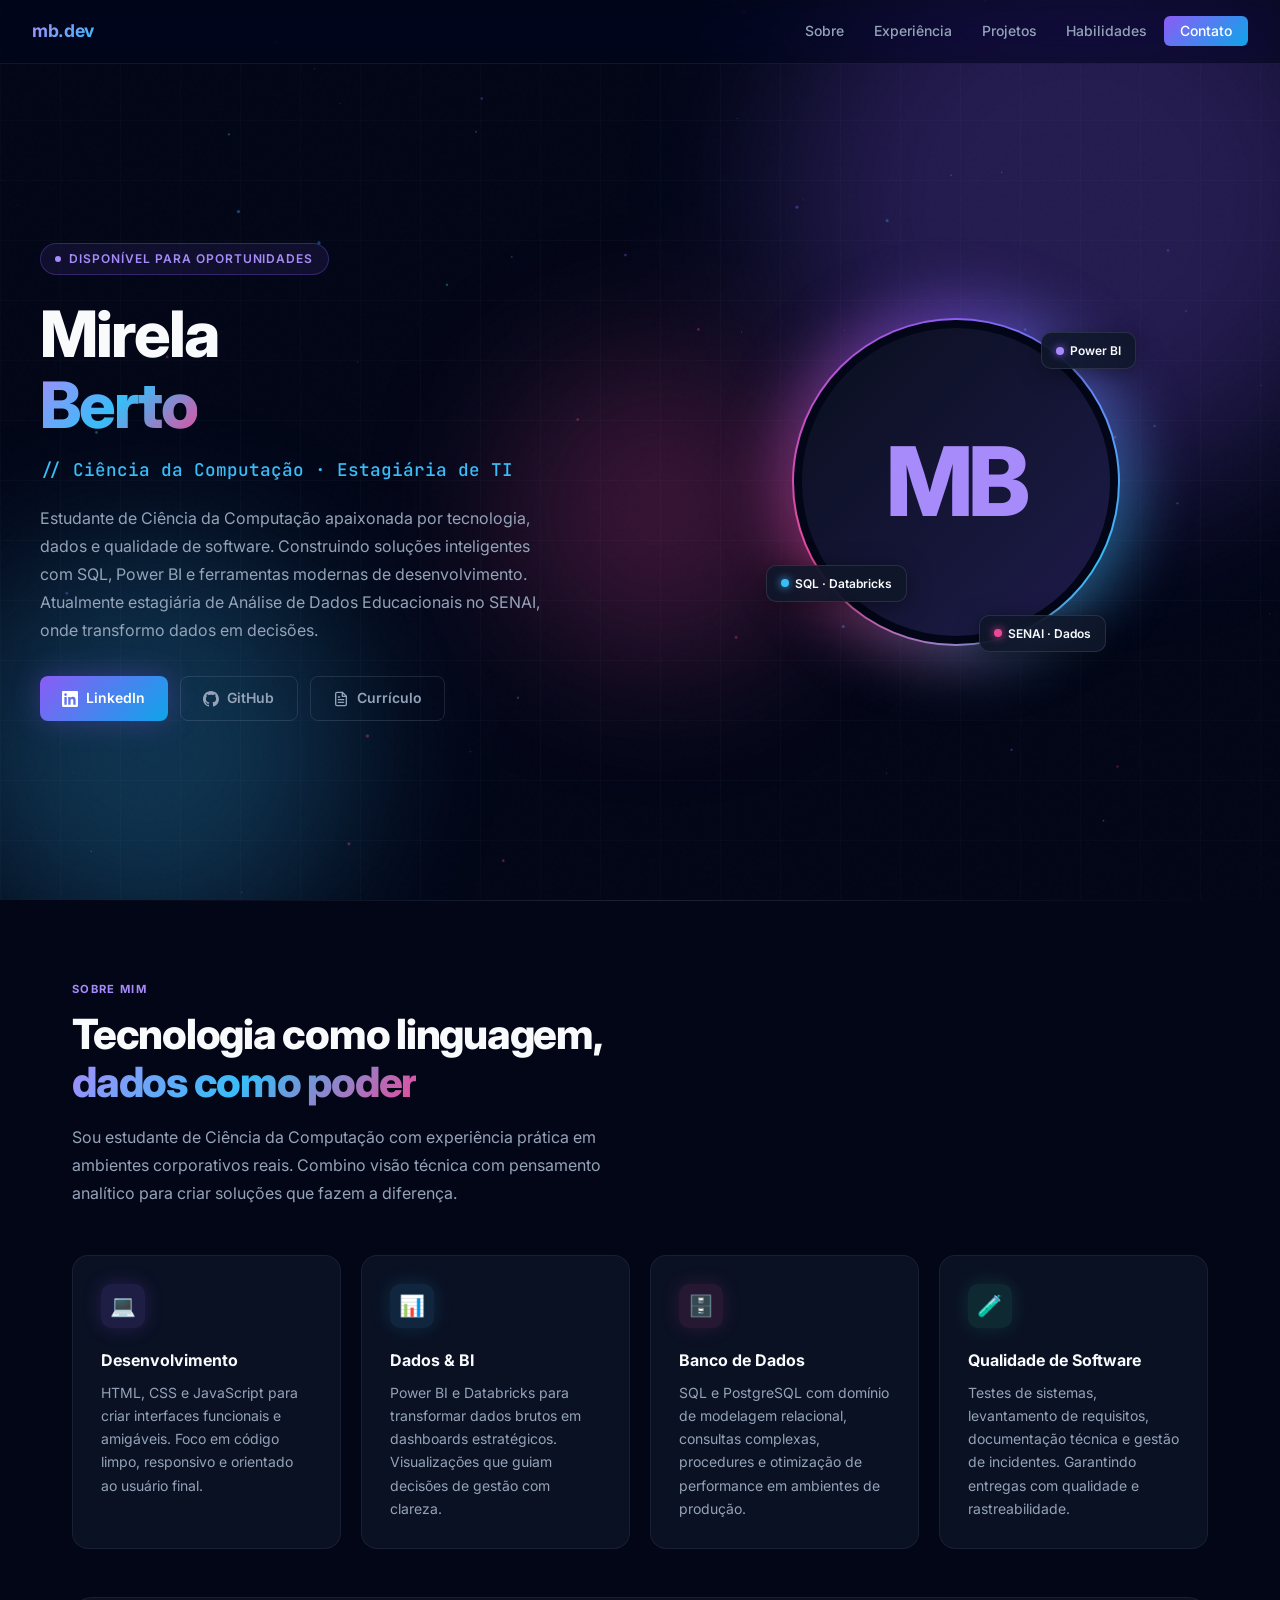
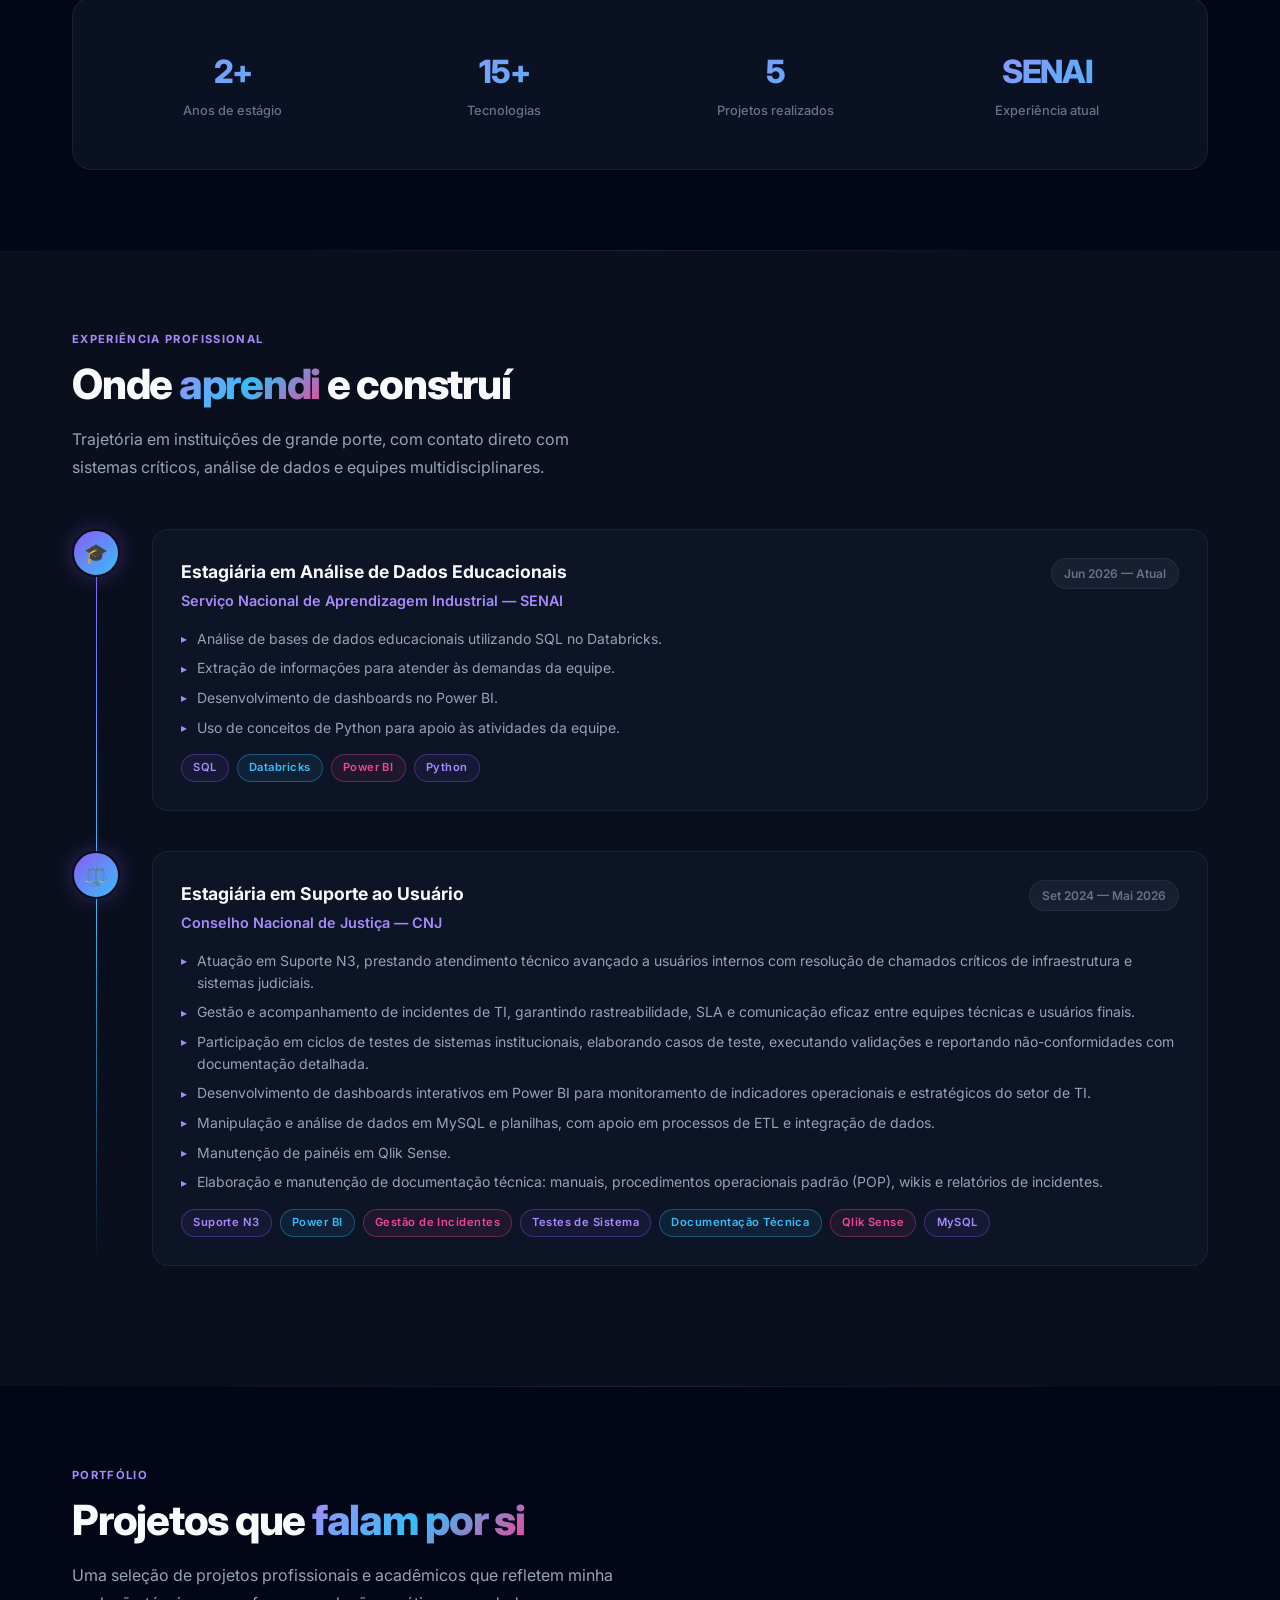
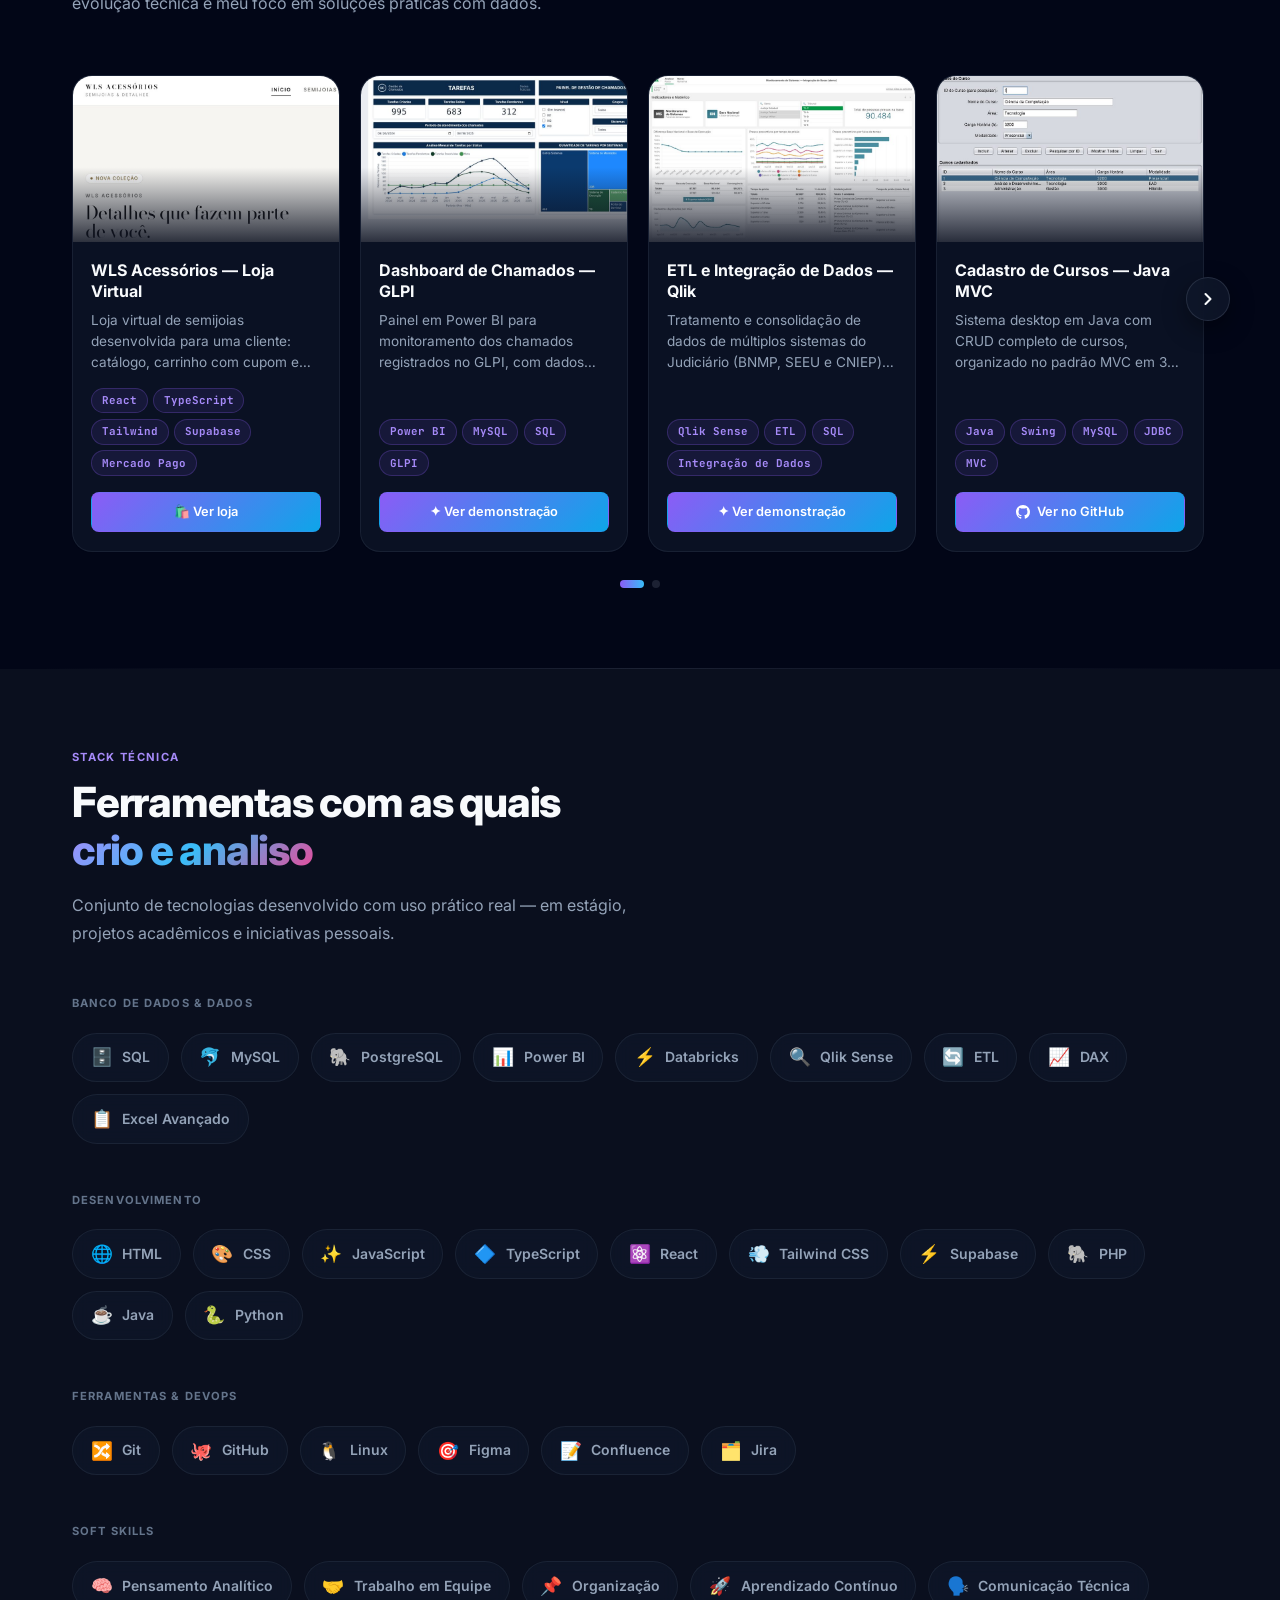
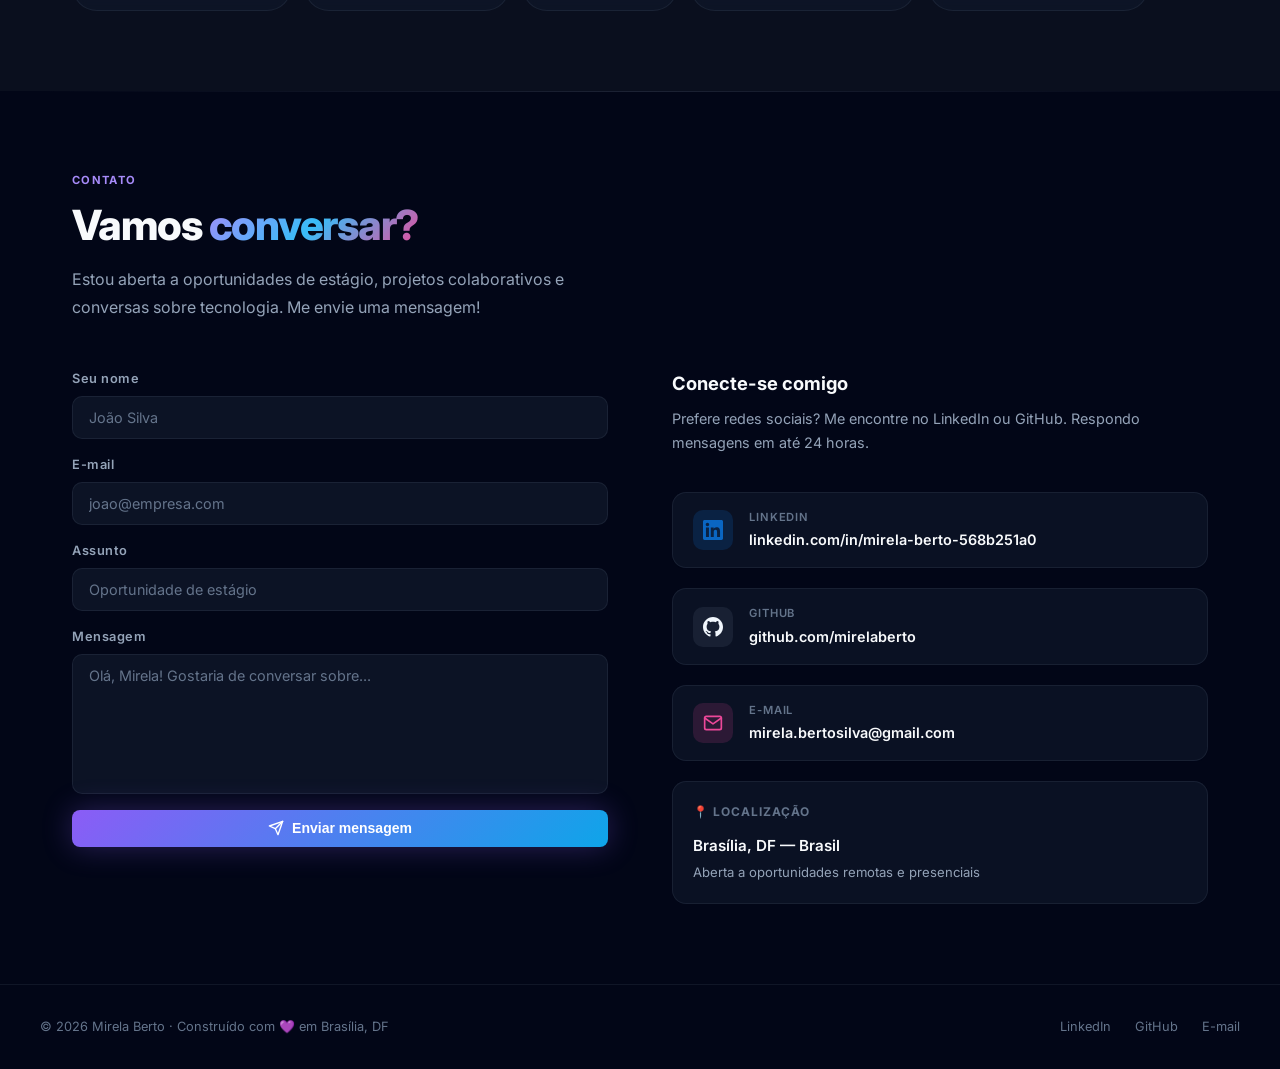
<file: index.html>
<!DOCTYPE html>
<html lang="pt-BR">
<head>
<meta charset="UTF-8" />
<meta name="viewport" content="width=device-width, initial-scale=1.0" />
<title>Mirela Berto — Ciência da Computação</title>
<link rel="preconnect" href="https://fonts.googleapis.com" />
<link rel="preconnect" href="https://fonts.gstatic.com" crossorigin />
<link href="https://fonts.googleapis.com/css2?family=Inter:wght@300;400;500;600;700;800;900&family=JetBrains+Mono:wght@400;500&display=swap" rel="stylesheet" />
<link rel="stylesheet" href="css/style.css?v=20261127e" />
</head>
<body>

<!-- ─── NAVBAR ─── -->
<nav id="navbar">
  <a class="nav-logo" href="#hero">mb.dev</a>
  <ul class="nav-links">
    <li><a href="#sobre">Sobre</a></li>
    <li><a href="#experiencia">Experiência</a></li>
    <li><a href="#projetos">Projetos</a></li>
    <li><a href="#habilidades">Habilidades</a></li>
    <li><a href="#contato" class="nav-cta">Contato</a></li>
  </ul>
  <button class="hamburger" id="hamburger" aria-label="Menu">
    <span></span><span></span><span></span>
  </button>
</nav>

<!-- ─── MOBILE NAV ─── -->
<div class="mobile-nav" id="mobileNav">
  <a href="#sobre" onclick="closeMobileNav()">Sobre</a>
  <a href="#experiencia" onclick="closeMobileNav()">Experiência</a>
  <a href="#projetos" onclick="closeMobileNav()">Projetos</a>
  <a href="#habilidades" onclick="closeMobileNav()">Habilidades</a>
  <a href="#contato" onclick="closeMobileNav()">Contato</a>
</div>

<!-- ─── HERO ─── -->
<section id="hero">
  <div class="hero-bg">
    <div class="hero-grid"></div>
    <div class="hero-orb orb1"></div>
    <div class="hero-orb orb2"></div>
    <div class="hero-orb orb3"></div>
  </div>
  <div class="hero-content">
    <div class="hero-text">
      <div class="hero-badge">Disponível para oportunidades</div>
      <h1>Mirela<br /><span class="gradient-text">Berto</span></h1>
      <p class="hero-subtitle">// Ciência da Computação · Estagiária de TI</p>
      <p class="hero-desc">
        Estudante de Ciência da Computação apaixonada por tecnologia, dados e qualidade de software. 
        Construindo soluções inteligentes com SQL, Power BI e ferramentas modernas de desenvolvimento. 
        Atualmente estagiária de Análise de Dados Educacionais no SENAI, onde transformo dados em decisões.
      </p>
      <div class="hero-buttons">
        <a href="https://www.linkedin.com/in/mirela-berto-568b251a0" target="_blank" class="btn btn-primary">
          <svg width="16" height="16" viewBox="0 0 24 24" fill="currentColor"><path d="M20.447 20.452h-3.554v-5.569c0-1.328-.027-3.037-1.852-3.037-1.853 0-2.136 1.445-2.136 2.939v5.667H9.351V9h3.414v1.561h.046c.477-.9 1.637-1.85 3.37-1.85 3.601 0 4.267 2.37 4.267 5.455v6.286zM5.337 7.433c-1.144 0-2.063-.926-2.063-2.065 0-1.138.92-2.063 2.063-2.063 1.14 0 2.064.925 2.064 2.063 0 1.139-.925 2.065-2.064 2.065zm1.782 13.019H3.555V9h3.564v11.452zM22.225 0H1.771C.792 0 0 .774 0 1.729v20.542C0 23.227.792 24 1.771 24h20.451C23.2 24 24 23.227 24 22.271V1.729C24 .774 23.2 0 22.222 0h.003z"/></svg>
          LinkedIn
        </a>
        <a href="https://github.com/mirelaberto" target="_blank" class="btn btn-outline">
          <svg width="16" height="16" viewBox="0 0 24 24" fill="currentColor"><path d="M12 0c-6.626 0-12 5.373-12 12 0 5.302 3.438 9.8 8.207 11.387.599.111.793-.261.793-.577v-2.234c-3.338.726-4.033-1.416-4.033-1.416-.546-1.387-1.333-1.756-1.333-1.756-1.089-.745.083-.729.083-.729 1.205.084 1.839 1.237 1.839 1.237 1.07 1.834 2.807 1.304 3.492.997.107-.775.418-1.305.762-1.604-2.665-.305-5.467-1.334-5.467-5.931 0-1.311.469-2.381 1.236-3.221-.124-.303-.535-1.524.117-3.176 0 0 1.008-.322 3.301 1.23.957-.266 1.983-.399 3.003-.404 1.02.005 2.047.138 3.006.404 2.291-1.552 3.297-1.23 3.297-1.23.653 1.653.242 2.874.118 3.176.77.84 1.235 1.911 1.235 3.221 0 4.609-2.807 5.624-5.479 5.921.43.372.823 1.102.823 2.222v3.293c0 .319.192.694.801.576 4.765-1.589 8.199-6.086 8.199-11.386 0-6.627-5.373-12-12-12z"/></svg>
          GitHub
        </a>
        <a href="assets/Curriculo-Mirela-Berto.pdf" target="_blank" download class="btn btn-outline">
          <svg width="16" height="16" viewBox="0 0 24 24" fill="none" stroke="currentColor" stroke-width="2" stroke-linecap="round" stroke-linejoin="round"><path d="M14 2H6a2 2 0 0 0-2 2v16a2 2 0 0 0 2 2h12a2 2 0 0 0 2-2V8z"/><polyline points="14 2 14 8 20 8"/><line x1="16" y1="13" x2="8" y2="13"/><line x1="16" y1="17" x2="8" y2="17"/><polyline points="10 9 9 9 8 9"/></svg>
          Currículo
        </a>
      </div>
    </div>
    <div class="hero-visual">
      <div class="profile-wrapper">
        <div class="profile-glow"></div>
        <div class="profile-ring"><div class="profile-ring-inner"></div></div>
        <div class="profile-img">MB</div>
        <div class="float-tag ft1 tag-purple">
          <span class="tag-dot"></span> Power BI
        </div>
        <div class="float-tag ft2 tag-blue">
          <span class="tag-dot"></span> SQL · Databricks
        </div>
        <div class="float-tag ft3 tag-pink">
          <span class="tag-dot"></span> SENAI · Dados
        </div>
      </div>
    </div>
  </div>
</section>

<!-- ─── SOBRE ─── -->
<div class="section-divider"></div>
<section id="sobre">
  <div class="section-wrapper">
    <p class="section-label reveal">Sobre mim</p>
    <h2 class="section-title reveal">Tecnologia como linguagem,<br /><span class="gradient-text">dados como poder</span></h2>
    <p class="section-desc reveal">
      Sou estudante de Ciência da Computação com experiência prática em ambientes corporativos reais. 
      Combino visão técnica com pensamento analítico para criar soluções que fazem a diferença.
    </p>
    <div class="about-grid">
      <div class="about-card reveal">
        <div class="card-icon icon-purple">💻</div>
        <h3 class="card-title">Desenvolvimento</h3>
        <p class="card-desc">HTML, CSS e JavaScript para criar interfaces funcionais e amigáveis. Foco em código limpo, responsivo e orientado ao usuário final.</p>
      </div>
      <div class="about-card reveal">
        <div class="card-icon icon-blue">📊</div>
        <h3 class="card-title">Dados & BI</h3>
        <p class="card-desc">Power BI e Databricks para transformar dados brutos em dashboards estratégicos. Visualizações que guiam decisões de gestão com clareza.</p>
      </div>
      <div class="about-card reveal">
        <div class="card-icon icon-pink">🗄️</div>
        <h3 class="card-title">Banco de Dados</h3>
        <p class="card-desc">SQL e PostgreSQL com domínio de modelagem relacional, consultas complexas, procedures e otimização de performance em ambientes de produção.</p>
      </div>
      <div class="about-card reveal">
        <div class="card-icon icon-green">🧪</div>
        <h3 class="card-title">Qualidade de Software</h3>
        <p class="card-desc">Testes de sistemas, levantamento de requisitos, documentação técnica e gestão de incidentes. Garantindo entregas com qualidade e rastreabilidade.</p>
      </div>
    </div>
    <div class="stats-row reveal">
      <div class="stat-item">
        <div class="stat-num">2+</div>
        <div class="stat-label">Anos de estágio</div>
      </div>
      <div class="stat-item">
        <div class="stat-num">15+</div>
        <div class="stat-label">Tecnologias</div>
      </div>
      <div class="stat-item">
        <div class="stat-num">5</div>
        <div class="stat-label">Projetos realizados</div>
      </div>
      <div class="stat-item">
        <div class="stat-num">SENAI</div>
        <div class="stat-label">Experiência atual</div>
      </div>
    </div>
  </div>
</section>

<!-- ─── EXPERIÊNCIA ─── -->
<div class="section-divider"></div>
<section id="experiencia">
  <div class="section-wrapper">
    <p class="section-label reveal">Experiência profissional</p>
    <h2 class="section-title reveal">Onde <span class="gradient-text">aprendi</span> e construí</h2>
    <p class="section-desc reveal">
      Trajetória em instituições de grande porte, com contato direto com sistemas críticos, análise de dados e equipes multidisciplinares.
    </p>
    <div class="timeline">
      <div class="timeline-item">
        <div class="timeline-dot">🎓</div>
        <div class="timeline-body">
          <div class="timeline-header">
            <div>
              <div class="timeline-role">Estagiária em Análise de Dados Educacionais</div>
              <div class="timeline-company">Serviço Nacional de Aprendizagem Industrial — SENAI</div>
            </div>
            <span class="timeline-date">Jun 2026 — Atual</span>
          </div>
          <ul class="timeline-tasks">
            <li>Análise de bases de dados educacionais utilizando SQL no Databricks.</li>
            <li>Extração de informações para atender às demandas da equipe.</li>
            <li>Desenvolvimento de dashboards no Power BI.</li>
            <li>Uso de conceitos de Python para apoio às atividades da equipe.</li>
          </ul>
          <div class="timeline-tags">
            <span class="tech-tag tag-v-purple">SQL</span>
            <span class="tech-tag tag-v-blue">Databricks</span>
            <span class="tech-tag tag-v-pink">Power BI</span>
            <span class="tech-tag tag-v-purple">Python</span>
          </div>
        </div>
      </div>
      <div class="timeline-item">
        <div class="timeline-dot">⚖️</div>
        <div class="timeline-body">
          <div class="timeline-header">
            <div>
              <div class="timeline-role">Estagiária em Suporte ao Usuário</div>
              <div class="timeline-company">Conselho Nacional de Justiça — CNJ</div>
            </div>
            <span class="timeline-date">Set 2024 — Mai 2026</span>
          </div>
          <ul class="timeline-tasks">
            <li>Atuação em Suporte N3, prestando atendimento técnico avançado a usuários internos com resolução de chamados críticos de infraestrutura e sistemas judiciais.</li>
            <li>Gestão e acompanhamento de incidentes de TI, garantindo rastreabilidade, SLA e comunicação eficaz entre equipes técnicas e usuários finais.</li>
            <li>Participação em ciclos de testes de sistemas institucionais, elaborando casos de teste, executando validações e reportando não-conformidades com documentação detalhada.</li>
            <li>Desenvolvimento de dashboards interativos em Power BI para monitoramento de indicadores operacionais e estratégicos do setor de TI.</li>
            <li>Manipulação e análise de dados em MySQL e planilhas, com apoio em processos de ETL e integração de dados.</li>
            <li>Manutenção de painéis em Qlik Sense.</li>
            <li>Elaboração e manutenção de documentação técnica: manuais, procedimentos operacionais padrão (POP), wikis e relatórios de incidentes.</li>
          </ul>
          <div class="timeline-tags">
            <span class="tech-tag tag-v-purple">Suporte N3</span>
            <span class="tech-tag tag-v-blue">Power BI</span>
            <span class="tech-tag tag-v-pink">Gestão de Incidentes</span>
            <span class="tech-tag tag-v-purple">Testes de Sistema</span>
            <span class="tech-tag tag-v-blue">Documentação Técnica</span>
            <span class="tech-tag tag-v-pink">Qlik Sense</span>
            <span class="tech-tag tag-v-purple">MySQL</span>
          </div>
        </div>
      </div>
    </div>
  </div>
</section>

<!-- ─── PROJETOS ─── -->
<div class="section-divider"></div>
<section id="projetos">
  <div class="section-wrapper">
    <p class="section-label reveal">Portfólio</p>
    <h2 class="section-title reveal">Projetos que <span class="gradient-text">falam por si</span></h2>
    <p class="section-desc reveal">
      Uma seleção de projetos profissionais e acadêmicos que refletem minha evolução técnica e meu foco em soluções práticas com dados.
    </p>
    <div class="projects-carousel">
      <button class="carousel-btn prev" id="projPrev" aria-label="Projetos anteriores">
        <svg width="20" height="20" viewBox="0 0 24 24" fill="none" stroke="currentColor" stroke-width="2.5" stroke-linecap="round" stroke-linejoin="round"><polyline points="15 18 9 12 15 6"/></svg>
      </button>
      <div class="projects-track" id="projTrack">

      <!-- Projeto WLS -->
      <div class="project-card reveal">
        <div class="project-image">
          <img src="assets/projetos/wls.jpg" alt="Página inicial da loja virtual WLS Acessórios com o título Detalhes que fazem parte de você" loading="lazy" width="800" height="500" draggable="false" />
        </div>
        <div class="project-body">
          <h3 class="project-title">WLS Acessórios — Loja Virtual</h3>
          <p class="project-desc" title="Loja virtual de semijoias desenvolvida para uma cliente: catálogo, carrinho com cupom e frete por CEP, cadastro e login, pagamento por Pix ou cartão (Mercado Pago) e painel administrativo de produtos, pedidos e cupons. Preço, frete e estoque são calculados no banco, com regras de acesso (RLS) no Supabase.">Loja virtual de semijoias desenvolvida para uma cliente: catálogo, carrinho com cupom e frete por CEP, cadastro e login, pagamento por Pix ou cartão (Mercado Pago) e painel administrativo de produtos, pedidos e cupons. Preço, frete e estoque são calculados no banco, com regras de acesso (RLS) no Supabase.</p>
          <div class="project-stack">
            <span class="stack-badge">React</span>
            <span class="stack-badge">TypeScript</span>
            <span class="stack-badge">Tailwind</span>
            <span class="stack-badge">Supabase</span>
            <span class="stack-badge">Mercado Pago</span>
          </div>
          <div class="project-actions">
            <a href="demos/wls/index.html" target="_blank" class="proj-btn proj-btn-primary">
              🛍️ Ver loja
            </a>
          </div>
        </div>
      </div>

      <!-- Projeto 1 -->
      <div class="project-card reveal">
        <div class="project-image">
          <img src="assets/projetos/glpi.jpg" alt="Painel de Gestão de Chamados em Power BI com indicadores de tarefas, evolução mensal e treemap por sistema" loading="lazy" width="800" height="500" draggable="false" />
        </div>
        <div class="project-body">
          <h3 class="project-title">Dashboard de Chamados — GLPI</h3>
          <p class="project-desc" title="Painel em Power BI para monitoramento dos chamados registrados no GLPI, com dados extraídos de MySQL. Acompanha volume de chamados, tempo de resolução, SLA e distribuição por categoria, apoiando a gestão do atendimento. A demonstração usa dados fictícios.">Painel em Power BI para monitoramento dos chamados registrados no GLPI, com dados extraídos de MySQL. Acompanha volume de chamados, tempo de resolução, SLA e distribuição por categoria, apoiando a gestão do atendimento. A demonstração usa dados fictícios.</p>
          <div class="project-stack">
            <span class="stack-badge">Power BI</span>
            <span class="stack-badge">MySQL</span>
            <span class="stack-badge">SQL</span>
            <span class="stack-badge">GLPI</span>
          </div>
          <div class="project-actions">
            <a href="demos/painel-chamados.html#tarefas" target="_blank" class="proj-btn proj-btn-primary">
              ✦ Ver demonstração
            </a>
          </div>
        </div>
      </div>

      <!-- Projeto 2 -->
      <div class="project-card reveal">
        <div class="project-image">
          <img src="assets/projetos/qlik.jpg" alt="Painel de indicadores em Qlik Sense com seleções, gráficos de linhas e barras e tabelas por tribunal" loading="lazy" width="800" height="500" draggable="false" />
        </div>
        <div class="project-body">
          <h3 class="project-title">ETL e Integração de Dados — Qlik</h3>
          <p class="project-desc" title="Tratamento e consolidação de dados de múltiplos sistemas do Judiciário (BNMP, SEEU e CNIEP) em processos de ETL no Qlik, unificando as fontes para alimentar painéis de acompanhamento. A demonstração usa dados fictícios.">Tratamento e consolidação de dados de múltiplos sistemas do Judiciário (BNMP, SEEU e CNIEP) em processos de ETL no Qlik, unificando as fontes para alimentar painéis de acompanhamento. A demonstração usa dados fictícios.</p>
          <div class="project-stack">
            <span class="stack-badge">Qlik Sense</span>
            <span class="stack-badge">ETL</span>
            <span class="stack-badge">SQL</span>
            <span class="stack-badge">Integração de Dados</span>
          </div>
          <div class="project-actions">
            <a href="demos/painel-indicadores.html" target="_blank" class="proj-btn proj-btn-primary">
              ✦ Ver demonstração
            </a>
          </div>
        </div>
      </div>

      <!-- Projeto 3 -->
      <div class="project-card reveal">
        <div class="project-image">
          <img src="assets/projetos/java.jpg" alt="Tela do sistema Java de cadastro de cursos com formulário, botões do CRUD e tabela" loading="lazy" width="800" height="500" draggable="false" />
        </div>
        <div class="project-body">
          <h3 class="project-title">Cadastro de Cursos — Java MVC</h3>
          <p class="project-desc" title="Sistema desktop em Java com CRUD completo de cursos, organizado no padrão MVC em 3 camadas (DTO, DAL e UI). Interface em Swing com pesquisa por ID e listagem em tabela, persistindo os dados em MySQL via JDBC.">Sistema desktop em Java com CRUD completo de cursos, organizado no padrão MVC em 3 camadas (DTO, DAL e UI). Interface em Swing com pesquisa por ID e listagem em tabela, persistindo os dados em MySQL via JDBC.</p>
          <div class="project-stack">
            <span class="stack-badge">Java</span>
            <span class="stack-badge">Swing</span>
            <span class="stack-badge">MySQL</span>
            <span class="stack-badge">JDBC</span>
            <span class="stack-badge">MVC</span>
          </div>
          <div class="project-actions">
            <a href="https://github.com/MirelaBerto/provaA1_Cursos" target="_blank" class="proj-btn proj-btn-primary">
              <svg width="14" height="14" viewBox="0 0 24 24" fill="currentColor"><path d="M12 0c-6.626 0-12 5.373-12 12 0 5.302 3.438 9.8 8.207 11.387.599.111.793-.261.793-.577v-2.234c-3.338.726-4.033-1.416-4.033-1.416-.546-1.387-1.333-1.756-1.333-1.756-1.089-.745.083-.729.083-.729 1.205.084 1.839 1.237 1.839 1.237 1.07 1.834 2.807 1.304 3.492.997.107-.775.418-1.305.762-1.604-2.665-.305-5.467-1.334-5.467-5.931 0-1.311.469-2.381 1.236-3.221-.124-.303-.535-1.524.117-3.176 0 0 1.008-.322 3.301 1.23.957-.266 1.983-.399 3.003-.404 1.02.005 2.047.138 3.006.404 2.291-1.552 3.297-1.23 3.297-1.23.653 1.653.242 2.874.118 3.176.77.84 1.235 1.911 1.235 3.221 0 4.609-2.807 5.624-5.479 5.921.43.372.823 1.102.823 2.222v3.293c0 .319.192.694.801.576 4.765-1.589 8.199-6.086 8.199-11.386 0-6.627-5.373-12-12-12z"/></svg>
              Ver no GitHub
            </a>
          </div>
        </div>
      </div>

      <!-- Projeto 4 -->
      <div class="project-card reveal">
        <div class="project-image">
          <img src="assets/projetos/php.jpg" alt="Tela de pesquisa do sistema PHP de perfumes com tabela de resultados em laranja" loading="lazy" width="800" height="500" draggable="false" />
        </div>
        <div class="project-body">
          <h3 class="project-title">Cadastro de Perfumes — PHP</h3>
          <p class="project-desc" title="Sistema web com CRUD completo de perfumes, pesquisa por nome, marca ou fragrância e relatório em PDF gerado com FPDF. Interface responsiva com Materialize CSS e dados em MySQL, rodando no XAMPP.">Sistema web com CRUD completo de perfumes, pesquisa por nome, marca ou fragrância e relatório em PDF gerado com FPDF. Interface responsiva com Materialize CSS e dados em MySQL, rodando no XAMPP.</p>
          <div class="project-stack">
            <span class="stack-badge">PHP</span>
            <span class="stack-badge">MySQL</span>
            <span class="stack-badge">Materialize</span>
            <span class="stack-badge">FPDF</span>
          </div>
          <div class="project-actions">
            <a href="https://github.com/MirelaBerto/ProvaA1Grupo16" target="_blank" class="proj-btn proj-btn-primary">
              <svg width="14" height="14" viewBox="0 0 24 24" fill="currentColor"><path d="M12 0c-6.626 0-12 5.373-12 12 0 5.302 3.438 9.8 8.207 11.387.599.111.793-.261.793-.577v-2.234c-3.338.726-4.033-1.416-4.033-1.416-.546-1.387-1.333-1.756-1.333-1.756-1.089-.745.083-.729.083-.729 1.205.084 1.839 1.237 1.839 1.237 1.07 1.834 2.807 1.304 3.492.997.107-.775.418-1.305.762-1.604-2.665-.305-5.467-1.334-5.467-5.931 0-1.311.469-2.381 1.236-3.221-.124-.303-.535-1.524.117-3.176 0 0 1.008-.322 3.301 1.23.957-.266 1.983-.399 3.003-.404 1.02.005 2.047.138 3.006.404 2.291-1.552 3.297-1.23 3.297-1.23.653 1.653.242 2.874.118 3.176.77.84 1.235 1.911 1.235 3.221 0 4.609-2.807 5.624-5.479 5.921.43.372.823 1.102.823 2.222v3.293c0 .319.192.694.801.576 4.765-1.589 8.199-6.086 8.199-11.386 0-6.627-5.373-12-12-12z"/></svg>
              Ver no GitHub
            </a>
          </div>
        </div>
      </div>

      </div>
      <button class="carousel-btn next" id="projNext" aria-label="Próximos projetos">
        <svg width="20" height="20" viewBox="0 0 24 24" fill="none" stroke="currentColor" stroke-width="2.5" stroke-linecap="round" stroke-linejoin="round"><polyline points="9 18 15 12 9 6"/></svg>
      </button>
    </div>
    <div class="carousel-dots" id="projDots"></div>
  </div>
</section>

<!-- ─── HABILIDADES ─── -->
<div class="section-divider"></div>
<section id="habilidades">
  <div class="section-wrapper">
    <p class="section-label reveal">Stack técnica</p>
    <h2 class="section-title reveal">Ferramentas com as quais<br /><span class="gradient-text">crio e analiso</span></h2>
    <p class="section-desc reveal">
      Conjunto de tecnologias desenvolvido com uso prático real — em estágio, projetos acadêmicos e iniciativas pessoais.
    </p>
    <div class="skills-container">
      <div class="skills-category reveal">
        <h3>Banco de dados & dados</h3>
        <div class="skills-grid">
          <div class="skill-chip"><span class="skill-icon">🗄️</span><span class="skill-name">SQL</span></div>
          <div class="skill-chip"><span class="skill-icon">🐬</span><span class="skill-name">MySQL</span></div>
          <div class="skill-chip"><span class="skill-icon">🐘</span><span class="skill-name">PostgreSQL</span></div>
          <div class="skill-chip"><span class="skill-icon">📊</span><span class="skill-name">Power BI</span></div>
          <div class="skill-chip"><span class="skill-icon">⚡</span><span class="skill-name">Databricks</span></div>
          <div class="skill-chip"><span class="skill-icon">🔍</span><span class="skill-name">Qlik Sense</span></div>
          <div class="skill-chip"><span class="skill-icon">🔄</span><span class="skill-name">ETL</span></div>
          <div class="skill-chip"><span class="skill-icon">📈</span><span class="skill-name">DAX</span></div>
          <div class="skill-chip"><span class="skill-icon">📋</span><span class="skill-name">Excel Avançado</span></div>
        </div>
      </div>
      <div class="skills-category reveal">
        <h3>Desenvolvimento</h3>
        <div class="skills-grid">
          <div class="skill-chip"><span class="skill-icon">🌐</span><span class="skill-name">HTML</span></div>
          <div class="skill-chip"><span class="skill-icon">🎨</span><span class="skill-name">CSS</span></div>
          <div class="skill-chip"><span class="skill-icon">✨</span><span class="skill-name">JavaScript</span></div>
          <div class="skill-chip"><span class="skill-icon">🔷</span><span class="skill-name">TypeScript</span></div>
          <div class="skill-chip"><span class="skill-icon">⚛️</span><span class="skill-name">React</span></div>
          <div class="skill-chip"><span class="skill-icon">💨</span><span class="skill-name">Tailwind CSS</span></div>
          <div class="skill-chip"><span class="skill-icon">⚡</span><span class="skill-name">Supabase</span></div>
          <div class="skill-chip"><span class="skill-icon">🐘</span><span class="skill-name">PHP</span></div>
          <div class="skill-chip"><span class="skill-icon">☕</span><span class="skill-name">Java</span></div>
          <div class="skill-chip"><span class="skill-icon">🐍</span><span class="skill-name">Python</span></div>
        </div>
      </div>
      <div class="skills-category reveal">
        <h3>Ferramentas & DevOps</h3>
        <div class="skills-grid">
          <div class="skill-chip"><span class="skill-icon">🔀</span><span class="skill-name">Git</span></div>
          <div class="skill-chip"><span class="skill-icon">🐙</span><span class="skill-name">GitHub</span></div>
          <div class="skill-chip"><span class="skill-icon">🐧</span><span class="skill-name">Linux</span></div>
          <div class="skill-chip"><span class="skill-icon">🎯</span><span class="skill-name">Figma</span></div>
          <div class="skill-chip"><span class="skill-icon">📝</span><span class="skill-name">Confluence</span></div>
          <div class="skill-chip"><span class="skill-icon">🗂️</span><span class="skill-name">Jira</span></div>
        </div>
      </div>
      <div class="skills-category reveal">
        <h3>Soft skills</h3>
        <div class="skills-grid">
          <div class="skill-chip"><span class="skill-icon">🧠</span><span class="skill-name">Pensamento Analítico</span></div>
          <div class="skill-chip"><span class="skill-icon">🤝</span><span class="skill-name">Trabalho em Equipe</span></div>
          <div class="skill-chip"><span class="skill-icon">📌</span><span class="skill-name">Organização</span></div>
          <div class="skill-chip"><span class="skill-icon">🚀</span><span class="skill-name">Aprendizado Contínuo</span></div>
          <div class="skill-chip"><span class="skill-icon">🗣️</span><span class="skill-name">Comunicação Técnica</span></div>
        </div>
      </div>
    </div>
  </div>
</section>

<!-- ─── CONTATO ─── -->
<div class="section-divider"></div>
<section id="contato">
  <div class="section-wrapper">
    <p class="section-label reveal">Contato</p>
    <h2 class="section-title reveal">Vamos <span class="gradient-text">conversar?</span></h2>
    <p class="section-desc reveal">
      Estou aberta a oportunidades de estágio, projetos colaborativos e conversas sobre tecnologia. Me envie uma mensagem!
    </p>
    <div class="contact-grid">
      <div class="contact-form-group reveal">
        <div class="form-field">
          <label class="form-label">Seu nome</label>
          <input type="text" class="form-input" placeholder="João Silva" id="fname" />
        </div>
        <div class="form-field">
          <label class="form-label">E-mail</label>
          <input type="email" class="form-input" placeholder="joao@empresa.com" id="femail" />
        </div>
        <div class="form-field">
          <label class="form-label">Assunto</label>
          <input type="text" class="form-input" placeholder="Oportunidade de estágio" id="fsubject" />
        </div>
        <div class="form-field">
          <label class="form-label">Mensagem</label>
          <textarea class="form-textarea" placeholder="Olá, Mirela! Gostaria de conversar sobre..." id="fmessage"></textarea>
        </div>
        <button class="btn btn-primary" style="width:100%; justify-content:center;" onclick="handleForm()">
          <svg width="16" height="16" viewBox="0 0 24 24" fill="none" stroke="currentColor" stroke-width="2" stroke-linecap="round" stroke-linejoin="round"><line x1="22" y1="2" x2="11" y2="13"/><polygon points="22 2 15 22 11 13 2 9 22 2"/></svg>
          Enviar mensagem
        </button>
      </div>
      <div class="contact-info reveal">
        <div>
          <h3 class="contact-heading">Conecte-se comigo</h3>
          <p class="contact-text">Prefere redes sociais? Me encontre no LinkedIn ou GitHub. Respondo mensagens em até 24 horas.</p>
        </div>
        <a href="https://www.linkedin.com/in/mirela-berto-568b251a0" target="_blank" class="contact-link">
          <div class="contact-link-icon ci-linkedin">
            <svg width="20" height="20" viewBox="0 0 24 24" fill="#0a66c2"><path d="M20.447 20.452h-3.554v-5.569c0-1.328-.027-3.037-1.852-3.037-1.853 0-2.136 1.445-2.136 2.939v5.667H9.351V9h3.414v1.561h.046c.477-.9 1.637-1.85 3.37-1.85 3.601 0 4.267 2.37 4.267 5.455v6.286zM5.337 7.433c-1.144 0-2.063-.926-2.063-2.065 0-1.138.92-2.063 2.063-2.063 1.14 0 2.064.925 2.064 2.063 0 1.139-.925 2.065-2.064 2.065zm1.782 13.019H3.555V9h3.564v11.452zM22.225 0H1.771C.792 0 0 .774 0 1.729v20.542C0 23.227.792 24 1.771 24h20.451C23.2 24 24 23.227 24 22.271V1.729C24 .774 23.2 0 22.222 0h.003z"/></svg>
          </div>
          <div>
            <div class="contact-link-label">LinkedIn</div>
            <div class="contact-link-value">linkedin.com/in/mirela-berto-568b251a0</div>
          </div>
        </a>
        <a href="https://github.com/mirelaberto" target="_blank" class="contact-link">
          <div class="contact-link-icon ci-github">
            <svg width="20" height="20" viewBox="0 0 24 24" fill="#f0f6fc"><path d="M12 0c-6.626 0-12 5.373-12 12 0 5.302 3.438 9.8 8.207 11.387.599.111.793-.261.793-.577v-2.234c-3.338.726-4.033-1.416-4.033-1.416-.546-1.387-1.333-1.756-1.333-1.756-1.089-.745.083-.729.083-.729 1.205.084 1.839 1.237 1.839 1.237 1.07 1.834 2.807 1.304 3.492.997.107-.775.418-1.305.762-1.604-2.665-.305-5.467-1.334-5.467-5.931 0-1.311.469-2.381 1.236-3.221-.124-.303-.535-1.524.117-3.176 0 0 1.008-.322 3.301 1.23.957-.266 1.983-.399 3.003-.404 1.02.005 2.047.138 3.006.404 2.291-1.552 3.297-1.23 3.297-1.23.653 1.653.242 2.874.118 3.176.77.84 1.235 1.911 1.235 3.221 0 4.609-2.807 5.624-5.479 5.921.43.372.823 1.102.823 2.222v3.293c0 .319.192.694.801.576 4.765-1.589 8.199-6.086 8.199-11.386 0-6.627-5.373-12-12-12z"/></svg>
          </div>
          <div>
            <div class="contact-link-label">GitHub</div>
            <div class="contact-link-value">github.com/mirelaberto</div>
          </div>
        </a>
        <a href="mailto:mirela.bertosilva@gmail.com" class="contact-link">
          <div class="contact-link-icon ci-email">
            <svg width="20" height="20" viewBox="0 0 24 24" fill="none" stroke="#EC4899" stroke-width="2" stroke-linecap="round" stroke-linejoin="round"><path d="M4 4h16c1.1 0 2 .9 2 2v12c0 1.1-.9 2-2 2H4c-1.1 0-2-.9-2-2V6c0-1.1.9-2 2-2z"/><polyline points="22,6 12,13 2,6"/></svg>
          </div>
          <div>
            <div class="contact-link-label">E-mail</div>
            <div class="contact-link-value">mirela.bertosilva@gmail.com</div>
          </div>
        </a>
        <div style="background: var(--card-bg); border: 1px solid var(--border); border-radius: 14px; padding: 1.25rem; backdrop-filter: blur(8px);">
          <div style="font-size: 0.75rem; font-weight: 700; letter-spacing: 0.08em; text-transform: uppercase; color: var(--text3); margin-bottom: 0.75rem;">📍 Localização</div>
          <div style="font-size: 0.95rem; font-weight: 600; color: var(--text); margin-bottom: 0.25rem;">Brasília, DF — Brasil</div>
          <div style="font-size: 0.82rem; color: var(--text2);">Aberta a oportunidades remotas e presenciais</div>
        </div>
      </div>
    </div>
  </div>
</section>

<!-- ─── FOOTER ─── -->
<footer>
  <div class="footer-inner">
    <p class="footer-copy">© 2026 Mirela Berto · Construído com 💜 em Brasília, DF</p>
    <div class="footer-links">
      <a href="https://www.linkedin.com/in/mirela-berto-568b251a0" target="_blank">LinkedIn</a>
      <a href="https://github.com/mirelaberto" target="_blank">GitHub</a>
      <a href="mailto:mirela.bertosilva@gmail.com">E-mail</a>
    </div>
  </div>
</footer>

<!-- ─── TOAST ─── -->
<div class="toast" id="toast"></div>

<script src="js/main.js?v=20261127e"></script>
</body>
</html>
</file>
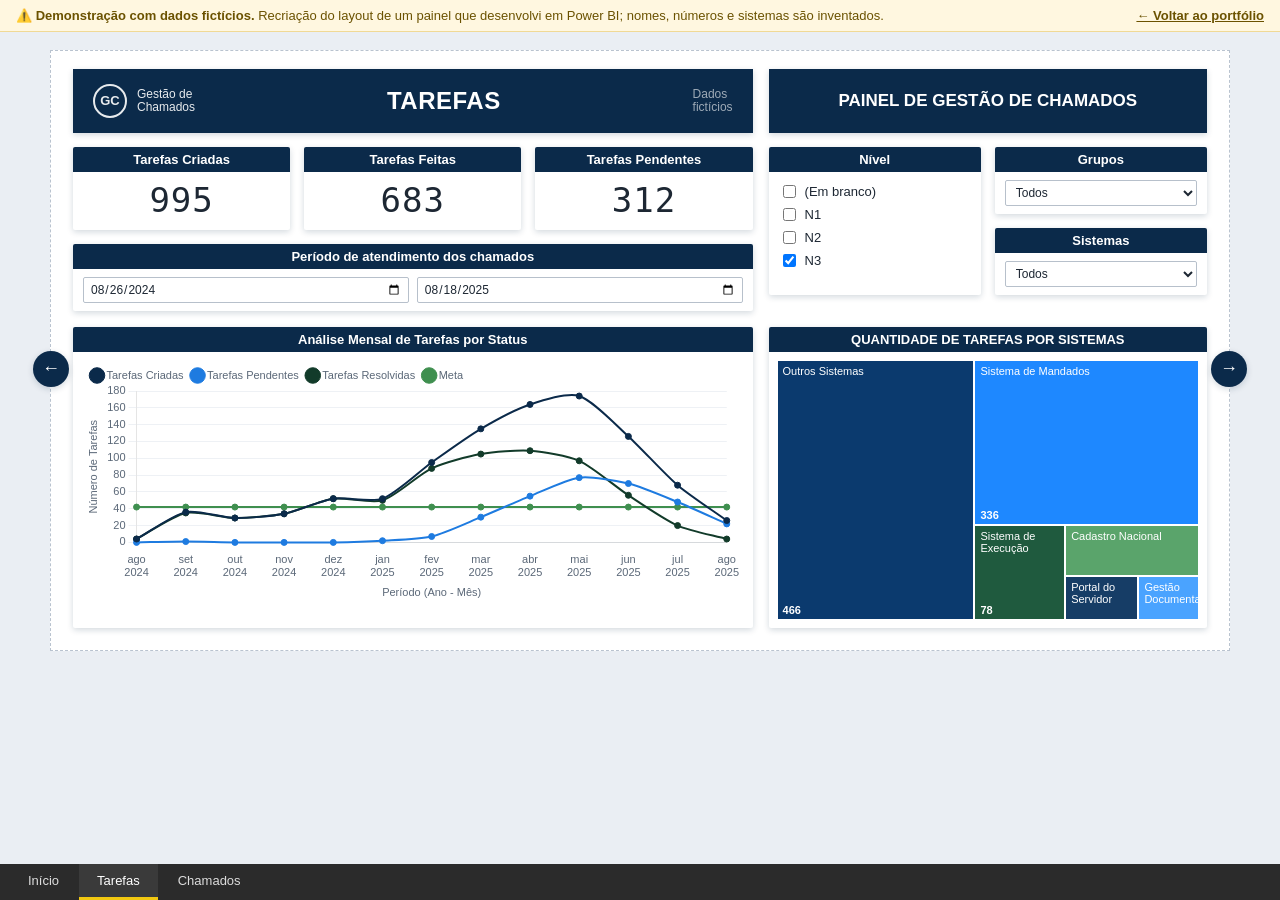
<file: demos/painel-chamados.html>
<!DOCTYPE html>
<html lang="pt-BR">
<head>
<meta charset="UTF-8" />
<meta name="viewport" content="width=device-width, initial-scale=1.0" />
<title>Painel de Chamados — Demo</title>
<meta name="description" content="Demonstração com dados fictícios de um painel de gestão de chamados feito em Power BI por Mirela Berto." />
<style>
  :root {
    --navy: #0b2a4a;
    --navy-2: #163d66;
    --blue: #1e7be0;
    --blue-2: #4aa3ff;
    --green: #3f8f4f;
    --ink: #1d2733;
    --muted: #5b6878;
    --line: #d6dde6;
    --canvas: #ffffff;
    --desk: #eaeef3;
    --shadow: 0 2px 6px rgba(11, 42, 74, .18);
  }
  * { box-sizing: border-box; }
  html, body { margin: 0; }
  body {
    font-family: "Segoe UI", "Selawik", "Helvetica Neue", Arial, sans-serif;
    background: var(--desk);
    color: var(--ink);
    min-height: 100vh;
    display: flex;
    flex-direction: column;
  }

  /* Faixa de aviso */
  .demo-bar {
    background: #fff7e0;
    border-bottom: 1px solid #f0d995;
    color: #6b5200;
    font-size: 13px;
    padding: 8px 16px;
    display: flex;
    gap: 12px;
    align-items: center;
    justify-content: space-between;
    flex-wrap: wrap;
  }
  .demo-bar a { color: #6b5200; font-weight: 600; }

  /* Área do relatório */
  .stage { flex: 1; display: flex; justify-content: center; align-items: flex-start; padding: 18px 16px; }
  .report {
    width: 100%;
    max-width: 1180px;
    background: var(--canvas);
    border: 1px dashed #b9c3cf;
    padding: 18px 22px 22px;
    position: relative;
  }
  .page { display: none; }
  .page.active { display: block; }

  /* Cartões no estilo Power BI */
  .tile {
    background: #fff;
    box-shadow: var(--shadow);
    border-radius: 2px;
    overflow: hidden;
  }
  .tile-title {
    background: var(--navy);
    color: #fff;
    font-weight: 700;
    font-size: 13px;
    text-align: center;
    padding: 5px 8px;
  }
  .header-tile {
    background: var(--navy);
    color: #fff;
    display: flex;
    align-items: center;
    justify-content: space-between;
    padding: 12px 20px;
    box-shadow: var(--shadow);
    min-height: 64px;
  }
  .brand { display: flex; align-items: center; gap: 10px; font-size: 12px; line-height: 1.1; opacity: .9; }
  .brand-mark {
    width: 34px; height: 34px; border-radius: 50%;
    border: 2px solid #fff; display: grid; place-items: center; font-weight: 800; font-size: 13px;
  }
  .header-tile h1 { margin: 0; font-size: 24px; letter-spacing: .5px; }
  .header-tile h2 { margin: 0; font-size: 17px; text-align: center; line-height: 1.25; }

  .grid-top {
    display: grid;
    grid-template-columns: 1.55fr 1fr;
    gap: 16px;
  }
  .kpis { display: grid; grid-template-columns: repeat(3, 1fr); gap: 14px; margin-top: 14px; }
  .kpi .val {
    font-family: "Consolas", "Menlo", monospace;
    font-size: 34px;
    text-align: center;
    padding: 8px 4px 10px;
    letter-spacing: 1px;
  }
  .kpi .sub { font-size: 11px; color: var(--muted); text-align: center; margin: -8px 0 8px; }

  .filters { display: grid; grid-template-columns: 1fr 1fr; gap: 14px; margin-top: 14px; }
  .filter-body { padding: 8px 10px; font-size: 13px; }
  .filter-body label { display: flex; align-items: center; gap: 6px; padding: 2px 0; cursor: pointer; }
  .filter-body select, .filter-body input[type=date] {
    width: 100%;
    font: inherit;
    font-size: 12px;
    padding: 4px 6px;
    border: 1px solid #b7c0cb;
    border-radius: 2px;
    background: #fff;
    color: var(--ink);
  }
  .stack { display: grid; gap: 14px; }

  .period { margin-top: 14px; }
  .period .filter-body { display: flex; gap: 8px; align-items: center; flex-wrap: wrap; }
  .period .filter-body input { width: auto; flex: 1; min-width: 130px; }

  .grid-bottom { display: grid; grid-template-columns: 1.55fr 1fr; gap: 16px; margin-top: 16px; }
  .chart-box { position: relative; height: 260px; padding: 8px 10px; }

  /* Treemap */
  .treemap { position: relative; height: 260px; margin: 8px; }
  .tm-cell {
    position: absolute;
    border: 1px solid #fff;
    color: #fff;
    font-size: 11px;
    padding: 4px 5px;
    overflow: hidden;
    cursor: pointer;
    transition: filter .15s;
  }
  .tm-cell:hover { filter: brightness(1.12); }
  .tm-cell.dim { opacity: .35; }
  .tm-cell .tm-val { position: absolute; left: 5px; bottom: 3px; font-weight: 600; }

  /* Setas de navegação */
  .nav-arrow {
    position: absolute;
    top: 50%;
    width: 36px; height: 36px;
    border-radius: 50%;
    background: var(--navy);
    color: #fff;
    border: 0;
    font-size: 18px;
    cursor: pointer;
    box-shadow: var(--shadow);
  }
  .nav-arrow.prev { left: -18px; }
  .nav-arrow.next { right: -18px; }

  /* Página Início */
  .cover {
    min-height: 520px;
    display: grid;
    grid-template-columns: 1.1fr 1fr;
    gap: 24px;
    align-items: stretch;
  }
  .cover-left {
    background: linear-gradient(160deg, var(--navy) 0%, var(--navy-2) 100%);
    color: #fff;
    padding: 36px;
    display: flex;
    flex-direction: column;
    justify-content: center;
    gap: 14px;
    box-shadow: var(--shadow);
  }
  .cover-left h1 { margin: 0; font-size: 34px; line-height: 1.15; }
  .cover-left p { margin: 0; opacity: .85; line-height: 1.5; }
  .cover-right { display: grid; gap: 14px; align-content: center; }
  .cover-btn {
    display: block; width: 100%;
    background: #fff; border: 0; box-shadow: var(--shadow);
    padding: 18px 20px; font: inherit; font-size: 16px; font-weight: 700; color: var(--navy);
    cursor: pointer; text-align: left; border-left: 6px solid var(--blue);
  }
  .cover-btn span { font-weight: 400; font-size: 13px; color: var(--muted); display: block; margin-top: 4px; }
  .cover-btn:hover { background: #f3f7fc; }

  /* Página Chamados */
  .kpis-4 { display: grid; grid-template-columns: repeat(4, 1fr); gap: 14px; margin-top: 14px; }
  .grid-3 { display: grid; grid-template-columns: 1.3fr 1fr; gap: 16px; margin-top: 16px; }
  table { width: 100%; border-collapse: collapse; font-size: 12px; }
  th { background: var(--navy); color: #fff; text-align: left; padding: 6px 8px; font-weight: 600; position: sticky; top: 0; }
  td { padding: 5px 8px; border-bottom: 1px solid var(--line); }
  tr:nth-child(even) td { background: #f5f8fb; }
  .table-wrap { max-height: 300px; overflow: auto; }
  .pill { display: inline-block; padding: 1px 8px; border-radius: 10px; font-size: 11px; font-weight: 600; }
  .pill.ok { background: #e3f3e6; color: #2c6b38; }
  .pill.pend { background: #fde9e7; color: #a3342a; }

  /* Abas inferiores */
  .tabs {
    background: #2b2b2b;
    display: flex;
    align-items: stretch;
    gap: 2px;
    padding: 0 10px;
    position: sticky;
    bottom: 0;
  }
  .tabs button {
    background: transparent;
    border: 0;
    color: #ddd;
    font: inherit;
    font-size: 13px;
    padding: 9px 18px;
    cursor: pointer;
    border-bottom: 3px solid transparent;
  }
  .tabs button.active { background: #3a3a3a; color: #fff; border-bottom-color: #f2c811; }

  @media (max-width: 860px) {
    .grid-top, .grid-bottom, .grid-3, .cover { grid-template-columns: 1fr; }
    .kpis-4 { grid-template-columns: repeat(2, 1fr); }
    .nav-arrow { display: none; }
    .header-tile h1 { font-size: 20px; }
    .kpi .val { font-size: 26px; }
  }
  @media (max-width: 480px) {
    .report { padding: 12px; }
    .kpis { grid-template-columns: 1fr; }
    .filters { grid-template-columns: 1fr; }
  }
</style>
</head>
<body>

<div class="demo-bar">
  <span>⚠️ <b>Demonstração com dados fictícios.</b> Recriação do layout de um painel que desenvolvi em Power BI; nomes, números e sistemas são inventados.</span>
  <a href="../index.html#projetos">← Voltar ao portfólio</a>
</div>

<div class="stage">
  <div class="report">

    <!-- ===== INÍCIO ===== -->
    <section class="page" id="page-inicio" data-title="Início">
      <div class="cover">
        <div class="cover-left">
          <div class="brand"><div class="brand-mark">GC</div>Gestão de<br>Chamados</div>
          <h1>Painel de Gestão de Chamados</h1>
          <p>Acompanhamento das tarefas e chamados de suporte por nível de atendimento, grupo solucionador e sistema, com evolução mensal e indicadores de SLA.</p>
          <p style="font-size:13px;">Fonte original: GLPI (MySQL) · Ferramenta: Power BI</p>
        </div>
        <div class="cover-right">
          <button class="cover-btn" data-goto="page-tarefas">Tarefas<span>Criadas, feitas e pendentes, evolução mensal e volume por sistema</span></button>
          <button class="cover-btn" data-goto="page-chamados">Chamados<span>Tempo de resolução, SLA, distribuição por grupo e nível, últimos chamados</span></button>
        </div>
      </div>
    </section>

    <!-- ===== TAREFAS ===== -->
    <section class="page" id="page-tarefas" data-title="Tarefas">
      <div class="grid-top">
        <div>
          <div class="header-tile">
            <div class="brand"><div class="brand-mark">GC</div>Gestão de<br>Chamados</div>
            <h1>TAREFAS</h1>
            <div class="brand" style="opacity:.6">Dados<br>fictícios</div>
          </div>
          <div class="kpis">
            <div class="tile kpi"><div class="tile-title">Tarefas Criadas</div><div class="val" id="kpiCriadas">0</div></div>
            <div class="tile kpi"><div class="tile-title">Tarefas Feitas</div><div class="val" id="kpiFeitas">0</div></div>
            <div class="tile kpi"><div class="tile-title">Tarefas Pendentes</div><div class="val" id="kpiPendentes">0</div></div>
          </div>
          <div class="tile period">
            <div class="tile-title">Período de atendimento dos chamados</div>
            <div class="filter-body">
              <input type="date" id="dtIni" aria-label="Data inicial" />
              <input type="date" id="dtFim" aria-label="Data final" />
            </div>
          </div>
        </div>
        <div>
          <div class="header-tile" style="justify-content:center;">
            <h2>PAINEL DE GESTÃO DE CHAMADOS</h2>
          </div>
          <div class="filters">
            <div class="tile">
              <div class="tile-title">Nível</div>
              <div class="filter-body" id="fNivel"></div>
            </div>
            <div class="stack">
              <div class="tile">
                <div class="tile-title">Grupos</div>
                <div class="filter-body"><select id="fGrupo"></select></div>
              </div>
              <div class="tile">
                <div class="tile-title">Sistemas</div>
                <div class="filter-body"><select id="fSistema"></select></div>
              </div>
            </div>
          </div>
        </div>
      </div>

      <div class="grid-bottom">
        <div class="tile">
          <div class="tile-title">Análise Mensal de Tarefas por Status</div>
          <div class="chart-box"><canvas id="chartMensal"></canvas></div>
        </div>
        <div class="tile">
          <div class="tile-title">QUANTIDADE DE TAREFAS POR SISTEMAS</div>
          <div class="treemap" id="treemap"></div>
        </div>
      </div>
    </section>

    <!-- ===== CHAMADOS ===== -->
    <section class="page" id="page-chamados" data-title="Chamados">
      <div class="header-tile">
        <div class="brand"><div class="brand-mark">GC</div>Gestão de<br>Chamados</div>
        <h1>CHAMADOS</h1>
        <div class="brand" style="opacity:.6">Mesmos filtros<br>da aba Tarefas</div>
      </div>
      <div class="kpis-4">
        <div class="tile kpi"><div class="tile-title">Chamados no período</div><div class="val" id="kpiTotal">0</div></div>
        <div class="tile kpi"><div class="tile-title">Dentro do SLA</div><div class="val" id="kpiSla">0%</div></div>
        <div class="tile kpi"><div class="tile-title">Tempo médio de resolução</div><div class="val" id="kpiTempo">0</div><div class="sub">dias</div></div>
        <div class="tile kpi"><div class="tile-title">Backlog N3</div><div class="val" id="kpiBacklog">0</div></div>
      </div>
      <div class="grid-3">
        <div class="tile">
          <div class="tile-title">Chamados por Grupo Solucionador</div>
          <div class="chart-box"><canvas id="chartGrupo"></canvas></div>
        </div>
        <div class="tile">
          <div class="tile-title">Distribuição por Nível</div>
          <div class="chart-box"><canvas id="chartNivel"></canvas></div>
        </div>
      </div>
      <div class="tile" style="margin-top:16px;">
        <div class="tile-title">Últimos chamados</div>
        <div class="table-wrap">
          <table>
            <thead><tr><th>Nº</th><th>Abertura</th><th>Nível</th><th>Grupo</th><th>Sistema</th><th>Categoria</th><th>Status</th></tr></thead>
            <tbody id="tbChamados"></tbody>
          </table>
        </div>
      </div>
    </section>

    <button class="nav-arrow prev" id="btnPrev" aria-label="Página anterior">←</button>
    <button class="nav-arrow next" id="btnNext" aria-label="Próxima página">→</button>
  </div>
</div>

<nav class="tabs" id="tabs"></nav>

<script src="lib/chart.umd.js"></script>
<script>
/* ==========================================================
   1) DADOS FICTÍCIOS (gerados com semente fixa)
   ========================================================== */
function mulberry32(seed) {
  return function () {
    seed |= 0; seed = seed + 0x6D2B79F5 | 0;
    let t = Math.imul(seed ^ seed >>> 15, 1 | seed);
    t = t + Math.imul(t ^ t >>> 7, 61 | t) ^ t;
    return ((t ^ t >>> 14) >>> 0) / 4294967296;
  };
}
const rnd = mulberry32(2024);
function pick(lista, pesos) {
  const total = pesos.reduce((a, b) => a + b, 0);
  let r = rnd() * total;
  for (let i = 0; i < lista.length; i++) { r -= pesos[i]; if (r <= 0) return lista[i]; }
  return lista[lista.length - 1];
}

const NIVEIS = ["(Em branco)", "N1", "N2", "N3"];
const GRUPOS = ["Atendimento ao Usuário", "Sistemas Corporativos", "Infraestrutura", "Banco de Dados", "Qualidade e Testes"];
const SISTEMAS = ["Outros Sistemas", "Sistema de Mandados", "Sistema de Execução", "Cadastro Nacional", "Portal do Servidor", "Gestão Documental"];
const CATEGORIAS = ["Acesso e permissões", "Erro no sistema", "Dúvida de uso", "Correção de dados", "Solicitação de relatório", "Instabilidade"];

const INICIO = new Date(2024, 7, 26);   // 26/08/2024
const FIM = new Date(2025, 7, 18);      // 18/08/2025
const DIA = 86400000;
const totalDias = Math.round((FIM - INICIO) / DIA);

// Volume cresce até abril/2025 e volta a cair (como no painel original)
function pesoDoDia(d) {
  const x = d / totalDias;
  return 0.35 + 1.6 * Math.exp(-Math.pow((x - 0.66) / 0.2, 2));
}
const pesosDias = Array.from({ length: totalDias + 1 }, (_, d) => pesoDoDia(d));
const diasIdx = pesosDias.map((_, i) => i);

const chamados = [];
for (let i = 0; i < 2554; i++) {
  const d = pick(diasIdx, pesosDias);
  const abertura = new Date(INICIO.getTime() + d * DIA);
  const nivel = pick(NIVEIS, [3, 30, 27, 40]);
  const sistema = pick(SISTEMAS, [46, 34, 8, 6, 4, 2]);
  const grupo = pick(GRUPOS, [26, 30, 18, 14, 12]);
  const categoria = pick(CATEGORIAS, [24, 22, 18, 16, 12, 8]);
  const diasAberto = (FIM - abertura) / DIA;
  // quanto mais antigo, maior a chance de já estar resolvido
  const chanceResolvido = Math.min(0.95, 0.2 + diasAberto / 260);
  const resolvido = rnd() < chanceResolvido;
  const prazo = { "(Em branco)": 5, N1: 2, N2: 5, N3: 10 }[nivel];
  const tempo = resolvido ? Math.max(0.2, Math.min(diasAberto, -Math.log(1 - rnd()) * prazo * 0.9)) : null;
  chamados.push({
    id: 100000 + i,
    abertura, nivel, grupo, sistema, categoria,
    resolvido,
    tempo,
    noSla: resolvido && tempo <= prazo
  });
}
chamados.sort((a, b) => a.abertura - b.abertura);
chamados.forEach((c, i) => c.id = 240001 + i);

/* ==========================================================
   2) FILTROS
   ========================================================== */
const filtro = {
  niveis: new Set(["N3"]),
  grupo: "Todos",
  sistema: "Todos",
  ini: new Date(INICIO),
  fim: new Date(FIM)
};
const toISO = d => d.toISOString().slice(0, 10);
const fmt = n => n.toLocaleString("pt-BR");
const fmtData = d => d.toLocaleDateString("pt-BR");

function montarFiltros() {
  const caixa = document.getElementById("fNivel");
  NIVEIS.forEach(n => {
    const id = "nv-" + n.replace(/\W/g, "");
    caixa.insertAdjacentHTML("beforeend",
      `<label for="${id}"><input type="checkbox" id="${id}" value="${n}" ${filtro.niveis.has(n) ? "checked" : ""}> ${n}</label>`);
  });
  caixa.addEventListener("change", e => {
    if (e.target.checked) filtro.niveis.add(e.target.value); else filtro.niveis.delete(e.target.value);
    atualizar();
  });

  const preencher = (sel, lista) => {
    sel.innerHTML = ["Todos", ...lista].map(v => `<option>${v}</option>`).join("");
  };
  const fGrupo = document.getElementById("fGrupo");
  const fSistema = document.getElementById("fSistema");
  preencher(fGrupo, GRUPOS);
  preencher(fSistema, SISTEMAS);
  fGrupo.onchange = () => { filtro.grupo = fGrupo.value; atualizar(); };
  fSistema.onchange = () => { filtro.sistema = fSistema.value; atualizar(); };

  const dtIni = document.getElementById("dtIni");
  const dtFim = document.getElementById("dtFim");
  dtIni.value = toISO(INICIO); dtIni.min = toISO(INICIO); dtIni.max = toISO(FIM);
  dtFim.value = toISO(FIM); dtFim.min = toISO(INICIO); dtFim.max = toISO(FIM);
  dtIni.onchange = () => { if (dtIni.value) { filtro.ini = new Date(dtIni.value + "T00:00:00"); atualizar(); } };
  dtFim.onchange = () => { if (dtFim.value) { filtro.fim = new Date(dtFim.value + "T23:59:59"); atualizar(); } };
}

function filtrados({ ignorarSistema = false, ignorarNivel = false } = {}) {
  return chamados.filter(c =>
    (ignorarNivel || filtro.niveis.size === 0 || filtro.niveis.has(c.nivel)) &&
    (filtro.grupo === "Todos" || c.grupo === filtro.grupo) &&
    (ignorarSistema || filtro.sistema === "Todos" || c.sistema === filtro.sistema) &&
    c.abertura >= filtro.ini && c.abertura <= filtro.fim
  );
}

/* ==========================================================
   3) VISUAIS
   ========================================================== */
Chart.defaults.font.family = '"Segoe UI", Arial, sans-serif';
Chart.defaults.font.size = 11;
Chart.defaults.color = "#5b6878";

const MESES = ["jan", "fev", "mar", "abr", "mai", "jun", "jul", "ago", "set", "out", "nov", "dez"];
let chartMensal, chartGrupo, chartNivel;

function atualizarTarefas(lista) {
  const feitas = lista.filter(c => c.resolvido).length;
  document.getElementById("kpiCriadas").textContent = fmt(lista.length);
  document.getElementById("kpiFeitas").textContent = fmt(feitas);
  document.getElementById("kpiPendentes").textContent = fmt(lista.length - feitas);

  // Série mensal
  const meses = [];
  const cursor = new Date(filtro.ini.getFullYear(), filtro.ini.getMonth(), 1);
  while (cursor <= filtro.fim) { meses.push(new Date(cursor)); cursor.setMonth(cursor.getMonth() + 1); }
  const chave = d => d.getFullYear() * 12 + d.getMonth();
  const idx = new Map(meses.map((m, i) => [chave(m), i]));
  const criadas = meses.map(() => 0), pend = meses.map(() => 0), resolv = meses.map(() => 0);
  lista.forEach(c => {
    const i = idx.get(chave(c.abertura));
    if (i === undefined) return;
    criadas[i]++;
    if (c.resolvido) resolv[i]++; else pend[i]++;
  });
  const meta = Math.round(criadas.reduce((a, b) => a + b, 0) / Math.max(1, meses.length) * 0.55);
  const labels = meses.map(m => [MESES[m.getMonth()], String(m.getFullYear())]);

  const dados = {
    labels,
    datasets: [
      { label: "Tarefas Criadas", data: criadas, borderColor: "#0b2a4a", backgroundColor: "#0b2a4a" },
      { label: "Tarefas Pendentes", data: pend, borderColor: "#1e7be0", backgroundColor: "#1e7be0" },
      { label: "Tarefas Resolvidas", data: resolv, borderColor: "#123b2a", backgroundColor: "#123b2a" },
      { label: "Meta", data: meses.map(() => meta), borderColor: "#3f8f4f", backgroundColor: "#3f8f4f" }
    ]
  };
  if (!chartMensal) {
    chartMensal = new Chart(document.getElementById("chartMensal"), {
      type: "line",
      data: dados,
      options: {
        maintainAspectRatio: false,
        interaction: { mode: "index", intersect: false },
        elements: { point: { radius: 3 }, line: { borderWidth: 2, tension: .25 } },
        plugins: { legend: { position: "top", align: "start", labels: { boxWidth: 8, usePointStyle: true } } },
        scales: {
          y: { beginAtZero: true, title: { display: true, text: "Número de Tarefas" }, grid: { color: "#eef1f5" } },
          x: { grid: { display: false }, title: { display: true, text: "Período (Ano - Mês)" } }
        }
      }
    });
  } else {
    chartMensal.data = dados;
    chartMensal.update();
  }

  desenharTreemap(filtrados({ ignorarSistema: true }));
}

/* Treemap simples: divide recursivamente pelo lado maior */
function layoutTreemap(itens, x, y, w, h, saida) {
  if (!itens.length) return;
  if (itens.length === 1) { saida.push({ ...itens[0], x, y, w, h }); return; }
  const total = itens.reduce((a, b) => a + b.valor, 0);
  let acc = 0, corte = 0;
  for (; corte < itens.length - 1; corte++) {
    if (acc + itens[corte].valor > total / 2 && corte > 0) break;
    acc += itens[corte].valor;
  }
  const a = itens.slice(0, corte), b = itens.slice(corte);
  const fr = acc / total;
  if (w >= h) {
    layoutTreemap(a, x, y, w * fr, h, saida);
    layoutTreemap(b, x + w * fr, y, w * (1 - fr), h, saida);
  } else {
    layoutTreemap(a, x, y, w, h * fr, saida);
    layoutTreemap(b, x, y + h * fr, w, h * (1 - fr), saida);
  }
}
const CORES_TM = ["#0b3a6e", "#1e88ff", "#1f5a3e", "#5aa46b", "#163d66", "#4aa3ff"];
function desenharTreemap(lista) {
  const el = document.getElementById("treemap");
  const contagem = SISTEMAS.map((s, i) => ({ nome: s, cor: CORES_TM[i], valor: lista.filter(c => c.sistema === s).length }))
    .filter(i => i.valor > 0)
    .sort((a, b) => b.valor - a.valor);
  const caixas = [];
  layoutTreemap(contagem, 0, 0, 100, 100, caixas);
  el.innerHTML = caixas.map(c => `
    <div class="tm-cell ${filtro.sistema !== "Todos" && filtro.sistema !== c.nome ? "dim" : ""}"
         style="left:${c.x}%;top:${c.y}%;width:${c.w}%;height:${c.h}%;background:${c.cor}"
         title="${c.nome}: ${fmt(c.valor)} tarefas" data-sistema="${c.nome}">
      ${c.w > 9 && c.h > 12 ? c.nome : ""}
      ${c.w > 9 && c.h > 20 ? `<span class="tm-val">${fmt(c.valor)}</span>` : ""}
    </div>`).join("");
}
document.getElementById("treemap").addEventListener("click", e => {
  const cel = e.target.closest(".tm-cell");
  if (!cel) return;
  // Clique no treemap filtra o sistema (clicar de novo limpa), como no Power BI
  filtro.sistema = filtro.sistema === cel.dataset.sistema ? "Todos" : cel.dataset.sistema;
  document.getElementById("fSistema").value = filtro.sistema;
  atualizar();
});

function atualizarChamados(lista) {
  const resolvidos = lista.filter(c => c.resolvido);
  const sla = resolvidos.length ? resolvidos.filter(c => c.noSla).length / resolvidos.length : 0;
  const tempo = resolvidos.length ? resolvidos.reduce((a, c) => a + c.tempo, 0) / resolvidos.length : 0;
  document.getElementById("kpiTotal").textContent = fmt(lista.length);
  document.getElementById("kpiSla").textContent = (sla * 100).toFixed(1).replace(".", ",") + "%";
  document.getElementById("kpiTempo").textContent = tempo.toFixed(1).replace(".", ",");
  document.getElementById("kpiBacklog").textContent = fmt(lista.filter(c => c.nivel === "N3" && !c.resolvido).length);

  const porGrupo = GRUPOS.map(g => ({
    g,
    res: lista.filter(c => c.grupo === g && c.resolvido).length,
    pen: lista.filter(c => c.grupo === g && !c.resolvido).length
  }));
  const dadosGrupo = {
    labels: porGrupo.map(p => p.g),
    datasets: [
      { label: "Resolvidos", data: porGrupo.map(p => p.res), backgroundColor: "#0b2a4a" },
      { label: "Pendentes", data: porGrupo.map(p => p.pen), backgroundColor: "#1e7be0" }
    ]
  };
  if (!chartGrupo) {
    chartGrupo = new Chart(document.getElementById("chartGrupo"), {
      type: "bar",
      data: dadosGrupo,
      options: {
        indexAxis: "y",
        maintainAspectRatio: false,
        plugins: { legend: { position: "top", align: "start", labels: { boxWidth: 10 } } },
        scales: { x: { stacked: true, grid: { color: "#eef1f5" } }, y: { stacked: true, grid: { display: false } } }
      }
    });
  } else { chartGrupo.data = dadosGrupo; chartGrupo.update(); }

  // A rosca mostra todos os níveis; os não selecionados no filtro ficam esmaecidos
  const todosNiveis = filtrados({ ignorarNivel: true });
  const coresNivel = ["#b7c0cb", "#4aa3ff", "#1e7be0", "#0b2a4a"];
  const dadosNivel = {
    labels: NIVEIS,
    datasets: [{
      data: NIVEIS.map(n => todosNiveis.filter(c => c.nivel === n).length),
      backgroundColor: NIVEIS.map((n, i) => filtro.niveis.size === 0 || filtro.niveis.has(n) ? coresNivel[i] : coresNivel[i] + "40"),
      borderWidth: 2,
      borderColor: "#fff"
    }]
  };
  if (!chartNivel) {
    chartNivel = new Chart(document.getElementById("chartNivel"), {
      type: "doughnut",
      data: dadosNivel,
      options: { maintainAspectRatio: false, cutout: "58%", plugins: { legend: { position: "right", labels: { boxWidth: 10 } } } }
    });
  } else { chartNivel.data = dadosNivel; chartNivel.update(); }

  const ultimos = lista.slice(-40).reverse();
  document.getElementById("tbChamados").innerHTML = ultimos.map(c => `
    <tr>
      <td>${c.id}</td>
      <td>${fmtData(c.abertura)}</td>
      <td>${c.nivel}</td>
      <td>${c.grupo}</td>
      <td>${c.sistema}</td>
      <td>${c.categoria}</td>
      <td>${c.resolvido ? '<span class="pill ok">Resolvido</span>' : '<span class="pill pend">Pendente</span>'}</td>
    </tr>`).join("") || `<tr><td colspan="7">Nenhum chamado para os filtros selecionados.</td></tr>`;
}

function atualizar() {
  const lista = filtrados();
  atualizarTarefas(lista);
  atualizarChamados(lista);
}

/* ==========================================================
   4) NAVEGAÇÃO ENTRE PÁGINAS
   ========================================================== */
const paginas = [...document.querySelectorAll(".page")];
const tabs = document.getElementById("tabs");
paginas.forEach(p => {
  const b = document.createElement("button");
  b.textContent = p.dataset.title;
  b.onclick = () => irPara(p.id);
  b.dataset.page = p.id;
  tabs.appendChild(b);
});
function irPara(id) {
  paginas.forEach(p => p.classList.toggle("active", p.id === id));
  tabs.querySelectorAll("button").forEach(b => b.classList.toggle("active", b.dataset.page === id));
  [chartMensal, chartGrupo, chartNivel].forEach(c => c && c.resize());
  history.replaceState(null, "", "#" + id.replace("page-", ""));
}
function passo(delta) {
  const atual = paginas.findIndex(p => p.classList.contains("active"));
  irPara(paginas[(atual + delta + paginas.length) % paginas.length].id);
}
document.getElementById("btnPrev").onclick = () => passo(-1);
document.getElementById("btnNext").onclick = () => passo(1);
document.querySelectorAll("[data-goto]").forEach(b => b.onclick = () => irPara(b.dataset.goto));

montarFiltros();
atualizar();
const inicial = "page-" + (location.hash.slice(1) || "tarefas");
irPara(paginas.some(p => p.id === inicial) ? inicial : "page-tarefas");
</script>
</body>
</html>
</file>
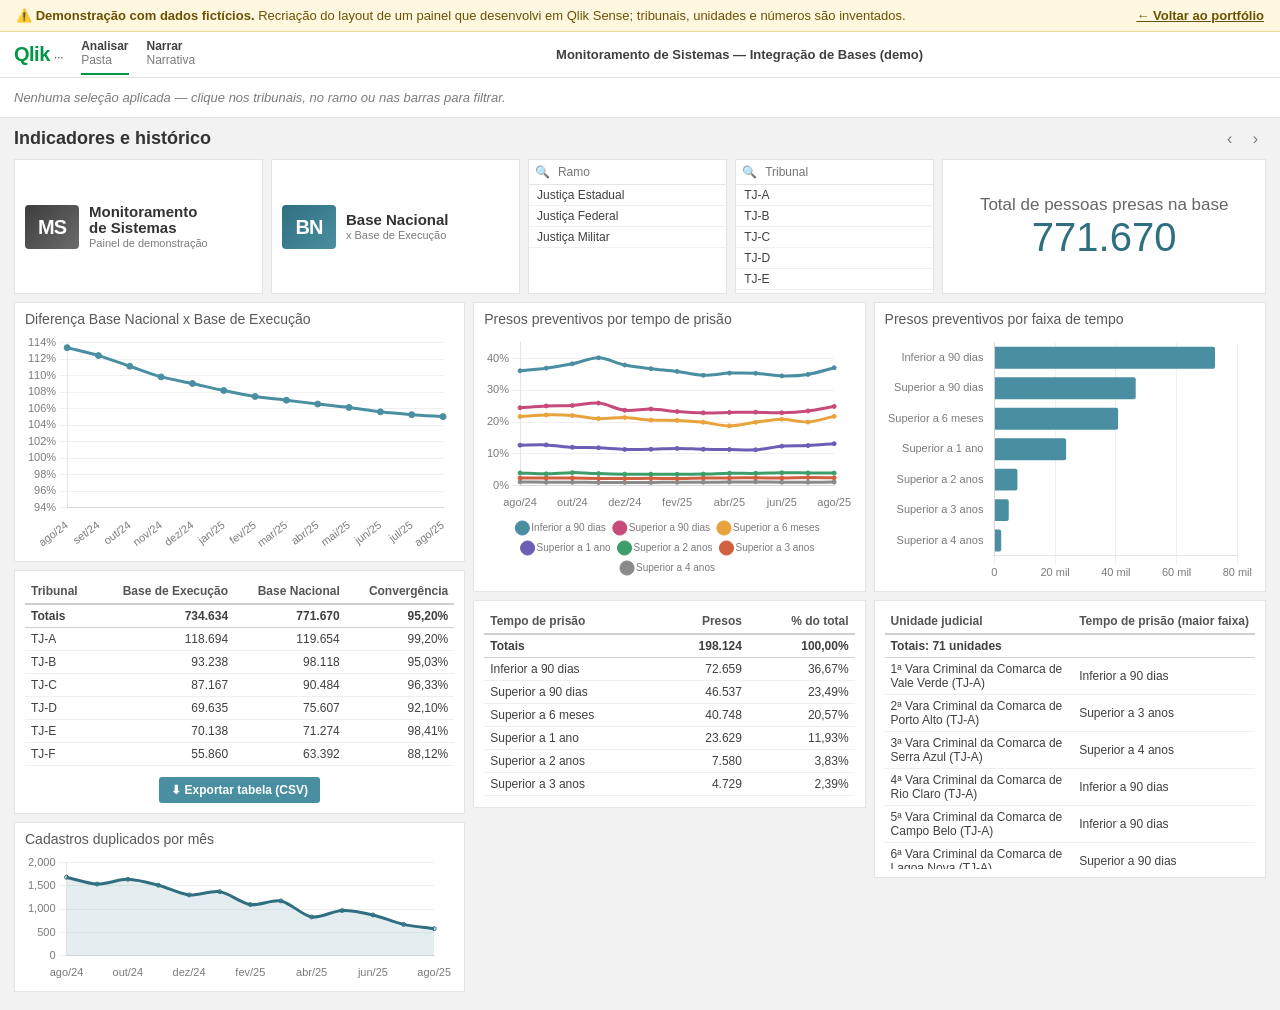
<file: demos/painel-indicadores.html>
<!DOCTYPE html>
<html lang="pt-BR">
<head>
<meta charset="UTF-8" />
<meta name="viewport" content="width=device-width, initial-scale=1.0" />
<title>Indicadores e Histórico — Demo</title>
<meta name="description" content="Demonstração com dados fictícios de um painel de indicadores e integração de dados feito em Qlik Sense por Mirela Berto." />
<style>
  :root {
    --q-green: #009845;
    --q-green-dark: #007a37;
    --q-sel: #009845;
    --q-alt: #ffffff;
    --q-excl: #d9d9d9;
    --q-excl-text: #8a8a8a;
    --teal: #4a8fa1;
    --teal-dark: #2f6f80;
    --ink: #404040;
    --muted: #7b7b7b;
    --line: #e4e4e4;
    --panel: #ffffff;
    --sheet: #f2f2f2;
  }
  * { box-sizing: border-box; }
  html, body { margin: 0; }
  body {
    font-family: "Source Sans Pro", "Segoe UI", "Helvetica Neue", Arial, sans-serif;
    background: var(--sheet);
    color: var(--ink);
    font-size: 13px;
  }

  .demo-bar {
    background: #fff7e0;
    border-bottom: 1px solid #f0d995;
    color: #6b5200;
    padding: 8px 16px;
    display: flex;
    gap: 12px;
    align-items: center;
    justify-content: space-between;
    flex-wrap: wrap;
  }
  .demo-bar a { color: #6b5200; font-weight: 600; }

  /* Barra superior no estilo Qlik Sense */
  .topbar {
    background: #fff;
    border-bottom: 1px solid var(--line);
    display: flex;
    align-items: center;
    gap: 18px;
    padding: 0 14px;
    height: 46px;
  }
  .q-logo { font-weight: 800; font-size: 20px; color: var(--q-green); letter-spacing: -.5px; }
  .q-logo span { color: #555; font-weight: 400; font-size: 13px; margin-left: 4px; }
  .q-tab { font-size: 12px; color: var(--muted); line-height: 1.1; padding: 6px 0; border-bottom: 2px solid transparent; }
  .q-tab b { display: block; color: var(--ink); font-weight: 600; }
  .q-tab.on { border-bottom-color: var(--q-green); }
  .q-title { flex: 1; text-align: center; font-weight: 600; white-space: nowrap; overflow: hidden; text-overflow: ellipsis; }

  /* Barra de seleções */
  .selbar {
    background: #fff;
    border-bottom: 1px solid var(--line);
    min-height: 40px;
    display: flex;
    align-items: center;
    gap: 8px;
    padding: 5px 14px;
    flex-wrap: wrap;
  }
  .selbar .hint { color: var(--muted); font-style: italic; }
  .chip {
    display: inline-flex;
    align-items: center;
    gap: 8px;
    border: 1px solid #cfcfcf;
    border-left: 4px solid var(--q-green);
    border-radius: 2px;
    padding: 2px 6px 2px 8px;
    background: #fafafa;
    line-height: 1.2;
  }
  .chip small { display: block; color: var(--muted); font-size: 10px; }
  .chip button, .clear-all {
    border: 0;
    background: transparent;
    cursor: pointer;
    font-size: 14px;
    color: var(--muted);
    padding: 0 2px;
  }
  .clear-all { font-size: 12px; text-decoration: underline; margin-left: auto; }

  .sheet-head {
    display: flex;
    align-items: center;
    justify-content: space-between;
    padding: 10px 14px 4px;
  }
  .sheet-head h1 { margin: 0; font-size: 18px; font-weight: 600; color: #333; }
  .sheet-head .arrows { color: var(--muted); font-size: 16px; letter-spacing: 8px; }

  /* Grade da pasta */
  .sheet {
    display: grid;
    gap: 8px;
    padding: 6px 14px 18px;
    grid-template-columns: 1.15fr 1fr 1fr;
  }
  .obj {
    background: var(--panel);
    border: 1px solid var(--line);
    padding: 8px 10px;
    min-width: 0;
  }
  .obj h3 { margin: 0 0 6px; font-size: 14px; font-weight: 400; color: #595959; }
  .chart { position: relative; height: 220px; }
  .chart.sm { height: 130px; }
  .chart.lg { height: 250px; }

  .top-row { grid-column: 1 / -1; display: grid; gap: 8px; grid-template-columns: 1fr 1fr 0.8fr 0.8fr 1.3fr; }
  .brand-box {
    display: flex; align-items: center; gap: 10px;
    font-weight: 700; color: #333; font-size: 15px; line-height: 1.1;
  }
  .brand-box .mk {
    width: 54px; height: 44px; border-radius: 4px;
    background: linear-gradient(135deg, #3d3d3d, #6b6b6b);
    color: #fff; display: grid; place-items: center; font-weight: 800; letter-spacing: -1px; font-size: 20px;
  }
  .brand-box .mk.alt { background: linear-gradient(135deg, var(--teal-dark), var(--teal)); }
  .brand-box small { display: block; font-weight: 400; color: var(--muted); font-size: 11px; }
  .kpi { display: flex; flex-direction: column; align-items: center; justify-content: center; text-align: center; }
  .kpi .lbl { font-size: 17px; color: #666; }
  .kpi .num { font-size: 40px; color: var(--teal-dark); font-weight: 300; line-height: 1.1; }

  /* Painel de filtro (listbox) */
  .listbox { border: 1px solid var(--line); background: #fff; min-width: 0; }
  .top-row > * { min-width: 0; }
  .listbox .lb-head {
    display: flex; align-items: center; gap: 6px;
    padding: 4px 6px; border-bottom: 1px solid var(--line); font-weight: 600; font-size: 12px;
  }
  .listbox input {
    flex: 1; min-width: 0; width: 100%; border: 0; outline: 0; font: inherit; font-weight: 400; font-size: 12px; color: var(--ink);
  }
  .listbox ul { list-style: none; margin: 0; padding: 0; max-height: 108px; overflow: auto; }
  .listbox li {
    padding: 3px 8px;
    border-bottom: 1px solid #f0f0f0;
    cursor: pointer;
    user-select: none;
    font-size: 12px;
  }
  .listbox li.sel { background: var(--q-sel); color: #fff; }
  .listbox li.excl { background: var(--q-excl); color: var(--q-excl-text); }
  .listbox li:hover:not(.sel) { filter: brightness(.96); }

  /* Tabelas */
  table { width: 100%; border-collapse: collapse; font-size: 12px; }
  th {
    text-align: left; font-weight: 600; color: #555;
    border-bottom: 2px solid #cfcfcf; padding: 5px 6px; white-space: nowrap; position: sticky; top: 0; background: #fff;
  }
  th.num, td.num { text-align: right; }
  td { padding: 4px 6px; border-bottom: 1px solid #efefef; }
  tr.total td { font-weight: 700; border-bottom: 1px solid #cfcfcf; }
  tbody tr.clickable { cursor: pointer; }
  tbody tr.clickable:hover td { background: #f1f8f4; }
  .scroll { max-height: 190px; overflow: auto; }
  .scroll.tall { max-height: 260px; }

  .btn-row { display: flex; gap: 8px; flex-wrap: wrap; justify-content: center; margin: 8px 0 2px; }
  .q-btn {
    background: var(--teal); color: #fff; border: 0; border-radius: 3px;
    font: inherit; font-size: 12px; font-weight: 600; padding: 6px 12px; cursor: pointer;
  }
  .q-btn:hover { background: var(--teal-dark); }

  .col { display: grid; gap: 8px; align-content: start; min-width: 0; }

  @media (max-width: 1100px) {
    .sheet { grid-template-columns: 1fr 1fr; }
    .top-row { grid-template-columns: 1fr 1fr 1fr; }
    .top-row .kpi { grid-column: 1 / -1; }
    .col.c3 { grid-column: 1 / -1; }
  }
  @media (max-width: 720px) {
    .sheet { grid-template-columns: 1fr; padding: 6px 8px 18px; }
    .top-row { grid-template-columns: 1fr 1fr; }
    .top-row .brand-box { display: none; }
    .q-tab, .q-title { display: none; }
    .kpi .num { font-size: 32px; }
  }
</style>
</head>
<body>

<div class="demo-bar">
  <span>⚠️ <b>Demonstração com dados fictícios.</b> Recriação do layout de um painel que desenvolvi em Qlik Sense; tribunais, unidades e números são inventados.</span>
  <a href="../index.html#projetos">← Voltar ao portfólio</a>
</div>

<header class="topbar">
  <div class="q-logo">Qlik<span>···</span></div>
  <div class="q-tab on"><b>Analisar</b>Pasta</div>
  <div class="q-tab"><b>Narrar</b>Narrativa</div>
  <div class="q-title">Monitoramento de Sistemas — Integração de Bases (demo)</div>
</header>

<div class="selbar" id="selbar"></div>

<div class="sheet-head">
  <h1>Indicadores e histórico</h1>
  <span class="arrows">‹ ›</span>
</div>

<main class="sheet">
  <!-- Linha de topo -->
  <div class="top-row">
    <div class="obj brand-box"><div class="mk">MS</div><div>Monitoramento<br>de Sistemas<small>Painel de demonstração</small></div></div>
    <div class="obj brand-box"><div class="mk alt">BN</div><div>Base Nacional<small>x Base de Execução</small></div></div>
    <div class="listbox" id="lbRamo"></div>
    <div class="listbox" id="lbTribunal"></div>
    <div class="obj kpi">
      <div class="lbl">Total de pessoas presas na base</div>
      <div class="num" id="kpiTotal">0</div>
    </div>
  </div>

  <!-- Coluna 1 -->
  <div class="col">
    <div class="obj">
      <h3>Diferença Base Nacional x Base de Execução</h3>
      <div class="chart"><canvas id="chDiferenca"></canvas></div>
    </div>
    <div class="obj">
      <div class="scroll">
        <table>
          <thead><tr><th>Tribunal</th><th class="num">Base de Execução</th><th class="num">Base Nacional</th><th class="num">Convergência</th></tr></thead>
          <tbody id="tbTribunais"></tbody>
        </table>
      </div>
      <div class="btn-row">
        <button class="q-btn" id="btnCsv">⬇ Exportar tabela (CSV)</button>
      </div>
    </div>
    <div class="obj">
      <h3>Cadastros duplicados por mês</h3>
      <div class="chart sm"><canvas id="chDuplicados"></canvas></div>
    </div>
  </div>

  <!-- Coluna 2 -->
  <div class="col">
    <div class="obj">
      <h3>Presos preventivos por tempo de prisão</h3>
      <div class="chart lg"><canvas id="chPreventivos"></canvas></div>
    </div>
    <div class="obj">
      <div class="scroll">
        <table>
          <thead><tr><th>Tempo de prisão</th><th class="num">Presos</th><th class="num">% do total</th></tr></thead>
          <tbody id="tbTempo"></tbody>
        </table>
      </div>
    </div>
  </div>

  <!-- Coluna 3 -->
  <div class="col c3">
    <div class="obj">
      <h3>Presos preventivos por faixa de tempo</h3>
      <div class="chart lg"><canvas id="chFaixas"></canvas></div>
    </div>
    <div class="obj">
      <div class="scroll tall">
        <table>
          <thead><tr><th>Unidade judicial</th><th>Tempo de prisão (maior faixa)</th></tr></thead>
          <tbody id="tbUnidades"></tbody>
        </table>
      </div>
    </div>
  </div>
</main>

<script src="lib/chart.umd.js"></script>
<script>
/* ==========================================================
   1) DADOS FICTÍCIOS (semente fixa = sempre os mesmos números)
   ========================================================== */
function mulberry32(seed) {
  return function () {
    seed |= 0; seed = seed + 0x6D2B79F5 | 0;
    let t = Math.imul(seed ^ seed >>> 15, 1 | seed);
    t = t + Math.imul(t ^ t >>> 7, 61 | t) ^ t;
    return ((t ^ t >>> 14) >>> 0) / 4294967296;
  };
}
const rnd = mulberry32(7);
const entre = (a, b) => a + rnd() * (b - a);

const FAIXAS = [
  "Inferior a 90 dias", "Superior a 90 dias", "Superior a 6 meses",
  "Superior a 1 ano", "Superior a 2 anos", "Superior a 3 anos", "Superior a 4 anos"
];
const PESO_FAIXA = [70, 42, 37, 22, 7, 4, 2];

const TRIBUNAIS = [
  ["TJ-A", "Justiça Estadual", 118000], ["TJ-B", "Justiça Estadual", 96000], ["TJ-C", "Justiça Estadual", 88000],
  ["TJ-D", "Justiça Estadual", 74000], ["TJ-E", "Justiça Estadual", 69000], ["TJ-F", "Justiça Estadual", 61000],
  ["TJ-G", "Justiça Estadual", 55000], ["TJ-H", "Justiça Estadual", 47000], ["TJ-I", "Justiça Estadual", 39000],
  ["TJ-J", "Justiça Estadual", 33000], ["TJ-K", "Justiça Estadual", 28000], ["TJ-L", "Justiça Estadual", 21000],
  ["TRF-1", "Justiça Federal", 9800], ["TRF-2", "Justiça Federal", 7400], ["TRF-3", "Justiça Federal", 6100],
  ["TJM-A", "Justiça Militar", 1200], ["TJM-B", "Justiça Militar", 800]
].map(([nome, ramo, base]) => ({ nome, ramo, base }));

const MESES = [];
for (let i = 12; i >= 0; i--) {
  const d = new Date(2025, 7 - i, 1);
  MESES.push(d.toLocaleDateString("pt-BR", { month: "short", year: "2-digit" }).replace(". de ", "/").replace(".", ""));
}

TRIBUNAIS.forEach(t => {
  // Base Nacional x Base de Execução: diferença que vai diminuindo com a integração
  t.nacional = [];
  t.execucao = [];
  t.duplicados = [];
  let fator = entre(1.08, 1.32);
  const piso = entre(1.004, 1.07);   // nenhum tribunal fica 100% convergente
  MESES.forEach((_, m) => {
    const nac = Math.round(t.base * entre(0.985, 1.015) * (1 + m * 0.002));
    fator = Math.max(piso, fator - entre(0.004, 0.018));
    t.nacional.push(nac);
    t.execucao.push(Math.round(nac / fator));
    t.duplicados.push(Math.round(t.base * entre(0.0008, 0.004) * (1 - m / 18)));
  });
  // Preventivos por faixa de tempo (mês atual) e percentual de preventivos ao longo dos meses
  const prev = t.nacional[MESES.length - 1] * entre(0.2, 0.34);
  const pesos = PESO_FAIXA.map(p => p * entre(0.7, 1.3));
  const soma = pesos.reduce((a, b) => a + b, 0);
  t.faixas = pesos.map(p => Math.round(prev * p / soma));
  t.serieFaixas = FAIXAS.map((_, f) =>
    MESES.map((__, m) => +(pesos[f] / soma * 100 * entre(0.85, 1.15) * (1 + Math.sin((m + f) / 2) * 0.06)).toFixed(2))
  );
  // Unidades judiciais fictícias
  const qtd = Math.max(2, Math.round(Math.log(t.base) - 6));
  t.unidades = Array.from({ length: qtd }, (_, i) => ({
    nome: `${i + 1}ª Vara Criminal da Comarca de ${["Vale Verde", "Porto Alto", "Serra Azul", "Rio Claro", "Campo Belo", "Lagoa Nova", "Monte Sul", "Bela Vista"][i % 8]} (${t.nome})`,
    faixa: FAIXAS[Math.min(6, Math.floor(Math.pow(rnd(), 1.6) * 7))]
  }));
});

/* ==========================================================
   2) SELEÇÕES NO ESTILO QLIK
   ========================================================== */
const sel = { ramo: new Set(), tribunal: new Set(), faixa: new Set() };
const NOME_CAMPO = { ramo: "Ramo", tribunal: "Tribunal", faixa: "Tempo de prisão" };
const fmt = n => Math.round(n).toLocaleString("pt-BR");
const pct = n => n.toLocaleString("pt-BR", { minimumFractionDigits: 2, maximumFractionDigits: 2 }) + "%";

function tribunaisPossiveis() {
  return TRIBUNAIS.filter(t =>
    (sel.ramo.size === 0 || sel.ramo.has(t.ramo)) &&
    (sel.tribunal.size === 0 || sel.tribunal.has(t.nome))
  );
}
function faixasAtivas() {
  return FAIXAS.map((f, i) => i).filter(i => sel.faixa.size === 0 || sel.faixa.has(FAIXAS[i]));
}
function alternar(campo, valor) {
  if (sel[campo].has(valor)) sel[campo].delete(valor); else sel[campo].add(valor);
  render();
}

function montarListbox(id, campo, valores, possiveis) {
  const el = document.getElementById(id);
  const busca = el.querySelector("input") ? el.querySelector("input").value : "";
  el.innerHTML = `
    <div class="lb-head">🔍 <input placeholder="${NOME_CAMPO[campo]}" value="${busca}" aria-label="Pesquisar ${NOME_CAMPO[campo]}"></div>
    <ul></ul>`;
  const ul = el.querySelector("ul");
  const desenhar = () => {
    const termo = el.querySelector("input").value.toLowerCase();
    // Ordem do Qlik: selecionados, possíveis e por último excluídos
    const ordem = v => sel[campo].has(v) ? 0 : possiveis.has(v) ? 1 : 2;
    ul.innerHTML = valores
      .filter(v => v.toLowerCase().includes(termo))
      .sort((a, b) => ordem(a) - ordem(b))
      .map(v => `<li data-v="${v}" class="${sel[campo].has(v) ? "sel" : possiveis.has(v) ? "" : "excl"}">${v}</li>`)
      .join("");
  };
  desenhar();
  el.querySelector("input").addEventListener("input", desenhar);
  ul.addEventListener("click", e => { const li = e.target.closest("li"); if (li) alternar(campo, li.dataset.v); });
}

function renderSelbar() {
  const el = document.getElementById("selbar");
  const chips = Object.keys(sel).filter(c => sel[c].size).map(c => {
    const vals = [...sel[c]];
    const texto = vals.length > 2 ? `${vals.length} de ${c === "faixa" ? FAIXAS.length : c === "ramo" ? 3 : TRIBUNAIS.length}` : vals.join(", ");
    return `<span class="chip"><span><small>${NOME_CAMPO[c]}</small>${texto}</span><button data-c="${c}" title="Limpar seleção">✕</button></span>`;
  });
  el.innerHTML = chips.length
    ? chips.join("") + `<button class="clear-all" id="clearAll">Limpar todas as seleções</button>`
    : `<span class="hint">Nenhuma seleção aplicada — clique nos tribunais, no ramo ou nas barras para filtrar.</span>`;
  el.querySelectorAll(".chip button").forEach(b => b.onclick = () => { sel[b.dataset.c].clear(); render(); });
  const clr = document.getElementById("clearAll");
  if (clr) clr.onclick = () => { Object.values(sel).forEach(s => s.clear()); render(); };
}

/* ==========================================================
   3) GRÁFICOS
   ========================================================== */
Chart.defaults.font.family = '"Source Sans Pro", "Segoe UI", Arial, sans-serif';
Chart.defaults.font.size = 11;
Chart.defaults.color = "#7b7b7b";
const CORES_LINHAS = ["#4a8fa1", "#c74b7a", "#e8a33d", "#6b5fb5", "#3e9e6a", "#d0603f", "#8a8a8a"];
const charts = {};

function chart(id, config) {
  if (charts[id]) {
    charts[id].data = config.data;
    charts[id].options = config.options;
    charts[id].update();
  } else {
    charts[id] = new Chart(document.getElementById(id), config);
  }
}

function render() {
  const lista = tribunaisPossiveis();
  const fx = faixasAtivas();
  const ultimo = MESES.length - 1;

  // Listboxes (Ramo influencia os tribunais possíveis e vice-versa)
  const ramosPossiveis = new Set(TRIBUNAIS.filter(t => sel.tribunal.size === 0 || sel.tribunal.has(t.nome)).map(t => t.ramo));
  const tribPossiveis = new Set(TRIBUNAIS.filter(t => sel.ramo.size === 0 || sel.ramo.has(t.ramo)).map(t => t.nome));
  montarListbox("lbRamo", "ramo", ["Justiça Estadual", "Justiça Federal", "Justiça Militar"], ramosPossiveis);
  montarListbox("lbTribunal", "tribunal", TRIBUNAIS.map(t => t.nome), tribPossiveis);
  renderSelbar();

  // KPI
  const total = lista.reduce((a, t) => a + t.nacional[ultimo], 0);
  document.getElementById("kpiTotal").textContent = fmt(total);

  // Diferença (%) por mês
  const dif = MESES.map((_, m) => {
    const nac = lista.reduce((a, t) => a + t.nacional[m], 0);
    const exe = lista.reduce((a, t) => a + t.execucao[m], 0);
    return exe ? +(nac / exe * 100).toFixed(2) : 0;
  });
  chart("chDiferenca", {
    type: "line",
    data: { labels: MESES, datasets: [{ label: "Base Nacional / Base de Execução", data: dif, borderColor: "#4a8fa1", backgroundColor: "#4a8fa1", pointRadius: 3, tension: .25 }] },
    options: {
      maintainAspectRatio: false,
      plugins: { legend: { display: false }, tooltip: { callbacks: { label: c => " " + pct(c.parsed.y) } } },
      scales: { y: { suggestedMin: 95, ticks: { callback: v => v + "%" }, grid: { color: "#f0f0f0" } }, x: { grid: { display: false } } }
    },
    plugins: []
  });

  // Tabela por tribunal
  let sNac = 0, sExe = 0;
  const linhas = lista.map(t => {
    const nac = t.nacional[ultimo], exe = t.execucao[ultimo];
    sNac += nac; sExe += exe;
    return { t, nac, exe, conv: exe / nac * 100 };
  }).sort((a, b) => b.nac - a.nac);
  window.__linhasTabela = linhas;
  document.getElementById("tbTribunais").innerHTML =
    `<tr class="total"><td>Totais</td><td class="num">${fmt(sExe)}</td><td class="num">${fmt(sNac)}</td><td class="num">${pct(sNac ? sExe / sNac * 100 : 0)}</td></tr>` +
    linhas.map(l => `<tr class="clickable" data-t="${l.t.nome}"><td>${l.t.nome}</td><td class="num">${fmt(l.exe)}</td><td class="num">${fmt(l.nac)}</td><td class="num">${pct(l.conv)}</td></tr>`).join("");

  // Duplicados
  chart("chDuplicados", {
    type: "line",
    data: { labels: MESES, datasets: [{ data: MESES.map((_, m) => lista.reduce((a, t) => a + t.duplicados[m], 0)), borderColor: "#2f6f80", backgroundColor: "rgba(74,143,161,.15)", fill: true, pointRadius: 2, tension: .3 }] },
    options: { maintainAspectRatio: false, plugins: { legend: { display: false } }, scales: { y: { beginAtZero: true, grid: { color: "#f0f0f0" } }, x: { grid: { display: false }, ticks: { maxRotation: 0, autoSkip: true, maxTicksLimit: 7 } } } }
  });

  // Preventivos por tempo (linhas, % médio ponderado)
  const pesoTotal = lista.reduce((a, t) => a + t.nacional[ultimo], 0) || 1;
  const series = fx.map(f => ({
    label: FAIXAS[f],
    data: MESES.map((_, m) => +(lista.reduce((a, t) => a + t.serieFaixas[f][m] * t.nacional[ultimo], 0) / pesoTotal).toFixed(2)),
    borderColor: CORES_LINHAS[f],
    backgroundColor: CORES_LINHAS[f],
    pointRadius: 2,
    tension: .3
  }));
  chart("chPreventivos", {
    type: "line",
    data: { labels: MESES, datasets: series },
    options: {
      maintainAspectRatio: false,
      interaction: { mode: "index", intersect: false },
      plugins: { legend: { position: "bottom", labels: { boxWidth: 8, usePointStyle: true, font: { size: 10 } } }, tooltip: { callbacks: { label: c => ` ${c.dataset.label}: ${pct(c.parsed.y)}` } } },
      scales: { y: { ticks: { callback: v => v + "%" }, grid: { color: "#f0f0f0" } }, x: { grid: { display: false }, ticks: { maxRotation: 0, autoSkip: true, maxTicksLimit: 7 } } }
    }
  });

  // Faixas (barras horizontais clicáveis)
  const porFaixa = FAIXAS.map((_, f) => lista.reduce((a, t) => a + t.faixas[f], 0));
  const totalPrev = porFaixa.reduce((a, b) => a + b, 0) || 1;
  chart("chFaixas", {
    type: "bar",
    data: {
      labels: FAIXAS,
      datasets: [{
        data: porFaixa,
        backgroundColor: FAIXAS.map(f => sel.faixa.size === 0 || sel.faixa.has(f) ? (sel.faixa.has(f) ? "#009845" : "#4a8fa1") : "#d9d9d9"),
        borderRadius: 2
      }]
    },
    options: {
      indexAxis: "y",
      maintainAspectRatio: false,
      onClick: (_, els) => { if (els.length) alternar("faixa", FAIXAS[els[0].index]); },
      onHover: (e, els) => { e.native.target.style.cursor = els.length ? "pointer" : "default"; },
      plugins: { legend: { display: false }, tooltip: { callbacks: { label: c => ` ${fmt(c.parsed.x)} presos` } } },
      scales: { x: { grid: { color: "#f0f0f0" }, ticks: { callback: v => v >= 1000 ? (v / 1000) + " mil" : v } }, y: { grid: { display: false } } }
    }
  });

  // Tabela por tempo
  document.getElementById("tbTempo").innerHTML =
    `<tr class="total"><td>Totais</td><td class="num">${fmt(fx.reduce((a, f) => a + porFaixa[f], 0))}</td><td class="num">${pct(fx.reduce((a, f) => a + porFaixa[f], 0) / totalPrev * 100)}</td></tr>` +
    fx.map(f => `<tr class="clickable" data-f="${FAIXAS[f]}"><td>${FAIXAS[f]}</td><td class="num">${fmt(porFaixa[f])}</td><td class="num">${pct(porFaixa[f] / totalPrev * 100)}</td></tr>`).join("");

  // Unidades judiciais
  const unidades = lista.flatMap(t => t.unidades).filter(u => sel.faixa.size === 0 || sel.faixa.has(u.faixa));
  document.getElementById("tbUnidades").innerHTML =
    `<tr class="total"><td>Totais: ${unidades.length} unidades</td><td></td></tr>` +
    unidades.map(u => `<tr><td>${u.nome}</td><td>${u.faixa}</td></tr>`).join("");
}

// Clique nas linhas das tabelas também seleciona (comportamento associativo do Qlik)
document.getElementById("tbTribunais").addEventListener("click", e => {
  const tr = e.target.closest("tr[data-t]"); if (tr) alternar("tribunal", tr.dataset.t);
});
document.getElementById("tbTempo").addEventListener("click", e => {
  const tr = e.target.closest("tr[data-f]"); if (tr) alternar("faixa", tr.dataset.f);
});

// Exportar CSV da tabela de tribunais
document.getElementById("btnCsv").onclick = () => {
  const linhas = [["Tribunal", "Base de Execução", "Base Nacional", "Convergência (%)"]]
    .concat(window.__linhasTabela.map(l => [l.t.nome, l.exe, l.nac, l.conv.toFixed(2).replace(".", ",")]));
  const csv = "﻿" + linhas.map(l => l.join(";")).join("\n");
  const a = document.createElement("a");
  a.href = URL.createObjectURL(new Blob([csv], { type: "text/csv;charset=utf-8" }));
  a.download = "convergencia-por-tribunal-ficticio.csv";
  a.click();
  URL.revokeObjectURL(a.href);
};

render();
</script>
</body>
</html>
</file>
<file: css/style.css>
*, *::before, *::after { box-sizing: border-box; margin: 0; padding: 0; }

:root {
  --bg: #020617;
  --bg2: #0a0f1e;
  --bg3: #0d1224;
  --purple: #8B5CF6;
  --purple-light: #a78bfa;
  --blue: #38BDF8;
  --blue-dark: #0ea5e9;
  --pink: #EC4899;
  --text: #F8FAFC;
  --text2: #94A3B8;
  --text3: #64748B;
  --border: rgba(148,163,184,0.1);
  --border2: rgba(148,163,184,0.18);
  --card-bg: rgba(15,23,42,0.7);
  --glow-purple: rgba(139,92,246,0.3);
  --glow-blue: rgba(56,189,248,0.2);
  --glow-pink: rgba(236,72,153,0.2);
}

html { scroll-behavior: smooth; }

body {
  font-family: 'Inter', sans-serif;
  background: var(--bg);
  color: var(--text);
  overflow-x: hidden;
  line-height: 1.6;
}

/* ─── NOISE OVERLAY ─── */
body::before {
  content: '';
  position: fixed;
  inset: 0;
  background-image: url("data:image/svg+xml,%3Csvg viewBox='0 0 256 256' xmlns='http://www.w3.org/2000/svg'%3E%3Cfilter id='noise'%3E%3CfeTurbulence type='fractalNoise' baseFrequency='0.9' numOctaves='4' stitchTiles='stitch'/%3E%3C/filter%3E%3Crect width='100%25' height='100%25' filter='url(%23noise)' opacity='0.04'/%3E%3C/svg%3E");
  pointer-events: none;
  z-index: 0;
  opacity: 0.4;
}

/* ─── NAVBAR ─── */
nav {
  position: fixed;
  top: 0;
  left: 0;
  right: 0;
  z-index: 100;
  padding: 0 2rem;
  height: 64px;
  display: flex;
  align-items: center;
  justify-content: space-between;
  background: rgba(2,6,23,0.6);
  backdrop-filter: blur(20px) saturate(180%);
  -webkit-backdrop-filter: blur(20px) saturate(180%);
  border-bottom: 1px solid var(--border);
  transition: all 0.3s ease;
}

.nav-logo {
  font-size: 1.1rem;
  font-weight: 700;
  background: linear-gradient(135deg, var(--purple-light), var(--blue));
  -webkit-background-clip: text;
  -webkit-text-fill-color: transparent;
  background-clip: text;
  letter-spacing: -0.02em;
  text-decoration: none;
}

.nav-links {
  display: flex;
  gap: 0.25rem;
  list-style: none;
}

.nav-links a {
  color: var(--text2);
  text-decoration: none;
  font-size: 0.875rem;
  font-weight: 500;
  padding: 0.4rem 0.8rem;
  border-radius: 6px;
  transition: all 0.2s ease;
}

.nav-links a:hover {
  color: var(--text);
  background: rgba(148,163,184,0.08);
}

.nav-cta {
  background: linear-gradient(135deg, var(--purple), var(--blue-dark)) !important;
  color: white !important;
  padding: 0.4rem 1rem !important;
  border-radius: 6px !important;
}

.nav-cta:hover {
  opacity: 0.85;
  background: linear-gradient(135deg, var(--purple), var(--blue-dark)) !important;
}

/* ─── HAMBURGER ─── */
.hamburger {
  display: none;
  flex-direction: column;
  gap: 5px;
  cursor: pointer;
  padding: 4px;
  background: none;
  border: none;
}
.hamburger span {
  display: block;
  width: 22px;
  height: 2px;
  background: var(--text2);
  border-radius: 2px;
  transition: all 0.3s ease;
}

/* ─── MOBILE NAV ─── */
.mobile-nav {
  display: none;
  position: fixed;
  top: 64px;
  left: 0;
  right: 0;
  background: rgba(2,6,23,0.97);
  backdrop-filter: blur(20px);
  border-bottom: 1px solid var(--border);
  padding: 1rem;
  z-index: 99;
  flex-direction: column;
  gap: 0.25rem;
}
.mobile-nav a {
  color: var(--text2);
  text-decoration: none;
  font-size: 0.9rem;
  font-weight: 500;
  padding: 0.6rem 0.8rem;
  border-radius: 6px;
  display: block;
  transition: all 0.2s ease;
}
.mobile-nav a:hover { color: var(--text); background: rgba(148,163,184,0.08); }

/* ─── SECTIONS ─── */
section { position: relative; z-index: 1; }

/* ─── HERO ─── */
#hero {
  min-height: 100vh;
  display: flex;
  align-items: center;
  padding: 8rem 2rem 4rem;
  overflow: hidden;
  position: relative;
}

.hero-bg {
  position: absolute;
  inset: 0;
  overflow: hidden;
  pointer-events: none;
}

.hero-orb {
  position: absolute;
  border-radius: 50%;
  filter: blur(80px);
  opacity: 0.25;
}
.orb1 { width: 600px; height: 600px; background: var(--purple); top: -100px; right: -100px; animation: float1 8s ease-in-out infinite; }
.orb2 { width: 400px; height: 400px; background: var(--blue); bottom: -50px; left: -50px; animation: float2 10s ease-in-out infinite; }
.orb3 { width: 300px; height: 300px; background: var(--pink); top: 40%; left: 40%; animation: float3 7s ease-in-out infinite; }

@keyframes float1 { 0%,100%{transform:translate(0,0) scale(1)} 50%{transform:translate(-30px,30px) scale(1.05)} }
@keyframes float2 { 0%,100%{transform:translate(0,0) scale(1)} 50%{transform:translate(20px,-20px) scale(1.03)} }
@keyframes float3 { 0%,100%{transform:translate(0,0)} 50%{transform:translate(-15px,15px)} }

/* grid lines subtle */
.hero-grid {
  position: absolute;
  inset: 0;
  background-image:
    linear-gradient(rgba(148,163,184,0.03) 1px, transparent 1px),
    linear-gradient(90deg, rgba(148,163,184,0.03) 1px, transparent 1px);
  background-size: 60px 60px;
}

.hero-content {
  max-width: 1200px;
  margin: 0 auto;
  width: 100%;
  display: grid;
  grid-template-columns: 1fr 1fr;
  gap: 4rem;
  align-items: center;
}

.hero-badge {
  display: inline-flex;
  align-items: center;
  gap: 0.5rem;
  background: rgba(139,92,246,0.1);
  border: 1px solid rgba(139,92,246,0.3);
  color: var(--purple-light);
  font-size: 0.75rem;
  font-weight: 600;
  letter-spacing: 0.08em;
  text-transform: uppercase;
  padding: 0.35rem 0.9rem;
  border-radius: 100px;
  margin-bottom: 1.5rem;
  animation: fadeUp 0.6s ease 0.2s both;
}

.hero-badge::before {
  content: '';
  width: 6px;
  height: 6px;
  background: var(--purple-light);
  border-radius: 50%;
  animation: pulse 2s ease infinite;
}

@keyframes pulse { 0%,100%{opacity:1} 50%{opacity:0.4} }

h1 {
  font-size: clamp(2.5rem, 5vw, 4rem);
  font-weight: 800;
  line-height: 1.1;
  letter-spacing: -0.03em;
  margin-bottom: 1rem;
  animation: fadeUp 0.6s ease 0.3s both;
}

.gradient-text {
  background: linear-gradient(135deg, var(--purple-light) 0%, var(--blue) 50%, var(--pink) 100%);
  -webkit-background-clip: text;
  -webkit-text-fill-color: transparent;
  background-clip: text;
}

.hero-subtitle {
  font-size: 1.1rem;
  font-weight: 500;
  color: var(--blue);
  margin-bottom: 1.25rem;
  font-family: 'JetBrains Mono', monospace;
  animation: fadeUp 0.6s ease 0.4s both;
}

.hero-desc {
  font-size: 1rem;
  color: var(--text2);
  line-height: 1.75;
  margin-bottom: 2rem;
  animation: fadeUp 0.6s ease 0.5s both;
  max-width: 520px;
}

.hero-buttons {
  display: flex;
  flex-wrap: wrap;
  gap: 0.75rem;
  animation: fadeUp 0.6s ease 0.6s both;
}

.btn {
  display: inline-flex;
  align-items: center;
  gap: 0.5rem;
  padding: 0.65rem 1.4rem;
  border-radius: 8px;
  font-size: 0.875rem;
  font-weight: 600;
  text-decoration: none;
  cursor: pointer;
  border: none;
  transition: all 0.2s ease;
  position: relative;
  overflow: hidden;
}

.btn::after {
  content: '';
  position: absolute;
  inset: 0;
  background: white;
  opacity: 0;
  transition: opacity 0.2s ease;
}

.btn:hover::after { opacity: 0.07; }

.btn-primary {
  background: linear-gradient(135deg, var(--purple), var(--blue-dark));
  color: white;
  box-shadow: 0 0 30px var(--glow-purple);
}

.btn-primary:hover {
  transform: translateY(-2px);
  box-shadow: 0 0 50px var(--glow-purple);
}

.btn-outline {
  background: transparent;
  color: var(--text2);
  border: 1px solid var(--border2);
}

.btn-outline:hover {
  color: var(--text);
  border-color: var(--border2);
  background: rgba(148,163,184,0.05);
  transform: translateY(-2px);
}

/* ─── PROFILE IMAGE ─── */
.hero-visual {
  display: flex;
  justify-content: center;
  align-items: center;
  animation: fadeUp 0.8s ease 0.4s both;
}

.profile-wrapper {
  position: relative;
  width: 320px;
  height: 320px;
}

.profile-glow {
  position: absolute;
  inset: -20px;
  border-radius: 50%;
  background: conic-gradient(from 0deg, var(--purple), var(--blue), var(--pink), var(--purple));
  filter: blur(30px);
  opacity: 0.5;
  animation: spin 8s linear infinite;
}

@keyframes spin { to { transform: rotate(360deg); } }

.profile-ring {
  position: absolute;
  inset: -4px;
  border-radius: 50%;
  background: conic-gradient(from 0deg, var(--purple), var(--blue), var(--pink), var(--purple));
  padding: 2px;
  animation: spin 6s linear infinite reverse;
}

.profile-ring-inner {
  width: 100%;
  height: 100%;
  border-radius: 50%;
  background: var(--bg);
}

.profile-img {
  position: absolute;
  inset: 6px;
  border-radius: 50%;
  background: linear-gradient(135deg, var(--bg2) 0%, #1e1b4b 100%);
  display: flex;
  align-items: center;
  justify-content: center;
  overflow: hidden;
  font-size: 6rem;
  font-weight: 800;
  color: var(--purple-light);
  letter-spacing: -0.05em;
  user-select: none;
}

/* floating tags */
.float-tag {
  position: absolute;
  background: rgba(15,23,42,0.9);
  border: 1px solid var(--border2);
  backdrop-filter: blur(12px);
  padding: 0.5rem 0.85rem;
  border-radius: 10px;
  font-size: 0.75rem;
  font-weight: 600;
  color: var(--text);
  display: flex;
  align-items: center;
  gap: 0.4rem;
  white-space: nowrap;
  box-shadow: 0 4px 24px rgba(0,0,0,0.4);
}

.tag-dot { width: 8px; height: 8px; border-radius: 50%; flex-shrink: 0; }
.tag-purple .tag-dot { background: var(--purple-light); box-shadow: 0 0 8px var(--purple); }
.tag-blue .tag-dot { background: var(--blue); box-shadow: 0 0 8px var(--blue); }
.tag-pink .tag-dot { background: var(--pink); box-shadow: 0 0 8px var(--pink); }

.ft1 { top: 10px; right: -20px; animation: floatTag1 4s ease-in-out infinite; }
.ft2 { bottom: 40px; left: -30px; animation: floatTag2 5s ease-in-out infinite; }
.ft3 { bottom: -10px; right: 10px; animation: floatTag3 4.5s ease-in-out infinite; }

@keyframes floatTag1 { 0%,100%{transform:translateY(0)} 50%{transform:translateY(-8px)} }
@keyframes floatTag2 { 0%,100%{transform:translateY(0)} 50%{transform:translateY(8px)} }
@keyframes floatTag3 { 0%,100%{transform:translateY(0)} 50%{transform:translateY(-6px)} }

/* ─── SECTIONS COMMON ─── */
.section-wrapper {
  max-width: 1200px;
  margin: 0 auto;
  padding: 5rem 2rem;
}

.section-label {
  font-size: 0.7rem;
  font-weight: 700;
  letter-spacing: 0.12em;
  text-transform: uppercase;
  color: var(--purple-light);
  margin-bottom: 0.75rem;
}

.section-title {
  font-size: clamp(1.8rem, 3.5vw, 2.6rem);
  font-weight: 800;
  letter-spacing: -0.03em;
  line-height: 1.15;
  margin-bottom: 1rem;
}

.section-desc {
  font-size: 1rem;
  color: var(--text2);
  max-width: 560px;
  line-height: 1.75;
  margin-bottom: 3rem;
}

/* ─── ABOUT ─── */
#sobre { background: var(--bg); }

.about-grid {
  display: grid;
  grid-template-columns: repeat(auto-fit, minmax(240px, 1fr));
  gap: 1.25rem;
  margin-top: 3rem;
}

.about-card {
  background: var(--card-bg);
  border: 1px solid var(--border);
  border-radius: 16px;
  padding: 1.75rem;
  backdrop-filter: blur(12px);
  transition: all 0.3s ease;
  position: relative;
  overflow: hidden;
  cursor: default;
}

.about-card::before {
  content: '';
  position: absolute;
  top: 0;
  left: 0;
  right: 0;
  height: 1px;
  background: linear-gradient(90deg, transparent, rgba(139,92,246,0.6), transparent);
  opacity: 0;
  transition: opacity 0.3s ease;
}

.about-card:hover::before { opacity: 1; }

.about-card:hover {
  border-color: var(--border2);
  transform: translateY(-4px);
  box-shadow: 0 20px 60px rgba(0,0,0,0.4);
}

.card-icon {
  width: 44px;
  height: 44px;
  border-radius: 10px;
  display: flex;
  align-items: center;
  justify-content: center;
  font-size: 1.3rem;
  margin-bottom: 1.25rem;
  flex-shrink: 0;
}

.icon-purple { background: rgba(139,92,246,0.15); box-shadow: 0 0 20px rgba(139,92,246,0.2); }
.icon-blue { background: rgba(56,189,248,0.12); box-shadow: 0 0 20px rgba(56,189,248,0.15); }
.icon-pink { background: rgba(236,72,153,0.12); box-shadow: 0 0 20px rgba(236,72,153,0.15); }
.icon-green { background: rgba(52,211,153,0.12); box-shadow: 0 0 20px rgba(52,211,153,0.15); }

.card-title {
  font-size: 1rem;
  font-weight: 700;
  margin-bottom: 0.5rem;
  color: var(--text);
}

.card-desc {
  font-size: 0.875rem;
  color: var(--text2);
  line-height: 1.65;
}

/* ─── EXPERIENCE TIMELINE ─── */
#experiencia { background: var(--bg2); }

.timeline {
  position: relative;
  margin-top: 3rem;
}

.timeline::before {
  content: '';
  position: absolute;
  left: 24px;
  top: 0;
  bottom: 0;
  width: 1px;
  background: linear-gradient(to bottom, var(--purple), var(--blue), transparent);
}

.timeline-item {
  display: flex;
  gap: 2rem;
  margin-bottom: 2.5rem;
  opacity: 0;
  transform: translateX(-20px);
  transition: all 0.6s ease;
}

.timeline-item.visible {
  opacity: 1;
  transform: translateX(0);
}

.timeline-dot {
  width: 48px;
  height: 48px;
  border-radius: 50%;
  background: linear-gradient(135deg, var(--purple), var(--blue));
  border: 2px solid var(--bg2);
  flex-shrink: 0;
  display: flex;
  align-items: center;
  justify-content: center;
  font-size: 1.2rem;
  position: relative;
  z-index: 1;
  box-shadow: 0 0 20px var(--glow-purple);
}

.timeline-body {
  flex: 1;
  background: var(--card-bg);
  border: 1px solid var(--border);
  border-radius: 16px;
  padding: 1.75rem;
  backdrop-filter: blur(12px);
  transition: border-color 0.3s ease;
}

.timeline-body:hover { border-color: var(--border2); }

.timeline-header {
  display: flex;
  justify-content: space-between;
  align-items: flex-start;
  flex-wrap: wrap;
  gap: 0.5rem;
  margin-bottom: 1rem;
}

.timeline-role {
  font-size: 1.1rem;
  font-weight: 700;
  color: var(--text);
}

.timeline-company {
  font-size: 0.9rem;
  color: var(--purple-light);
  font-weight: 600;
  margin-top: 0.15rem;
}

.timeline-date {
  font-size: 0.75rem;
  font-weight: 600;
  color: var(--text3);
  background: rgba(148,163,184,0.08);
  padding: 0.3rem 0.75rem;
  border-radius: 100px;
  border: 1px solid var(--border);
  white-space: nowrap;
}

.timeline-tags {
  display: flex;
  flex-wrap: wrap;
  gap: 0.5rem;
  margin-top: 1rem;
}

.tech-tag {
  font-size: 0.7rem;
  font-weight: 600;
  padding: 0.25rem 0.7rem;
  border-radius: 100px;
  border: 1px solid;
  letter-spacing: 0.04em;
}

.tag-v-purple { color: var(--purple-light); border-color: rgba(139,92,246,0.35); background: rgba(139,92,246,0.08); }
.tag-v-blue { color: var(--blue); border-color: rgba(56,189,248,0.35); background: rgba(56,189,248,0.08); }
.tag-v-pink { color: var(--pink); border-color: rgba(236,72,153,0.35); background: rgba(236,72,153,0.08); }

.timeline-tasks {
  list-style: none;
  margin-top: 1rem;
  display: flex;
  flex-direction: column;
  gap: 0.5rem;
}

.timeline-tasks li {
  font-size: 0.875rem;
  color: var(--text2);
  display: flex;
  align-items: flex-start;
  gap: 0.6rem;
  line-height: 1.55;
}

.timeline-tasks li::before {
  content: '▸';
  color: var(--purple-light);
  font-size: 0.75rem;
  flex-shrink: 0;
  margin-top: 0.15rem;
}

/* ─── PROJECTS ─── */
#projetos { background: var(--bg); }

/* Carrossel: 4 cards por vez, rolando para o lado */
.projects-carousel {
  --gap: 1.25rem;
  --per-view: 4;
  position: relative;
  margin-top: 3rem;
}

.projects-track {
  display: flex;
  gap: var(--gap);
  overflow-x: auto;
  scroll-snap-type: x mandatory;
  scroll-behavior: smooth;
  scrollbar-width: none;
  padding: 10px 2px 24px;   /* espaço para o efeito de hover e a sombra */
  overscroll-behavior-x: contain;
}
.projects-track::-webkit-scrollbar { display: none; }

.projects-track > .project-card {
  flex: 0 0 calc((100% - (var(--per-view) - 1) * var(--gap)) / var(--per-view));
  scroll-snap-align: start;
}

.carousel-btn {
  position: absolute;
  top: calc(50% - 22px);
  transform: translateY(-50%);
  z-index: 2;
  width: 44px;
  height: 44px;
  border-radius: 50%;
  border: 1px solid var(--border2);
  background: rgba(15,23,42,0.85);
  color: var(--text);
  display: grid;
  place-items: center;
  cursor: pointer;
  backdrop-filter: blur(8px);
  box-shadow: 0 8px 24px rgba(0,0,0,0.4);
  transition: opacity .2s, background .2s, border-color .2s;
}
.carousel-btn:hover { background: rgba(139,92,246,0.35); border-color: rgba(139,92,246,0.6); }
.carousel-btn.prev { left: -22px; }
.carousel-btn.next { right: -22px; }
.carousel-btn[disabled] { opacity: 0; pointer-events: none; }
.projects-carousel.no-scroll .carousel-btn,
.projects-carousel.no-scroll + .carousel-dots { display: none; }

.carousel-dots {
  display: flex;
  justify-content: center;
  gap: 8px;
  margin-top: 0.25rem;
}
.carousel-dots button {
  width: 8px;
  height: 8px;
  border-radius: 100px;
  border: 0;
  padding: 0;
  background: var(--border2);
  cursor: pointer;
  transition: width .25s, background .25s;
}
.carousel-dots button.active { width: 24px; background: linear-gradient(90deg, var(--purple), var(--blue)); }

.project-card {
  background: var(--card-bg);
  border: 1px solid var(--border);
  border-radius: 20px;
  overflow: hidden;
  backdrop-filter: blur(12px);
  transition: all 0.35s ease;
  position: relative;
  display: flex;
  flex-direction: column;
}

.project-card:hover {
  border-color: rgba(139,92,246,0.4);
  transform: translateY(-6px);
  box-shadow: 0 30px 80px rgba(0,0,0,0.5), 0 0 0 1px rgba(139,92,246,0.15);
}

.project-image {
  aspect-ratio: 16 / 10;
  position: relative;
  overflow: hidden;
  flex-shrink: 0;
  background: #0b1120;
}

.project-image img {
  display: block;
  width: 100%;
  height: 100%;
  object-fit: cover;
  object-position: top left;
  transition: transform 0.6s ease;
  -webkit-user-drag: none;
  user-select: none;
}
.projects-track.dragging { cursor: grabbing; user-select: none; }
.project-card:hover .project-image img { transform: scale(1.06); }

.project-image::after {
  content: '';
  position: absolute;
  inset: 0;
  background: linear-gradient(to bottom, transparent 55%, rgba(10,15,30,0.85));
  pointer-events: none;
}

.project-body {
  padding: 1.1rem 1.15rem 1.2rem;
  display: flex;
  flex-direction: column;
  flex: 1;
}

.project-title {
  font-size: 1rem;
  font-weight: 700;
  line-height: 1.35;
  margin-bottom: 0.45rem;
  color: var(--text);
}

.project-desc {
  font-size: 0.85rem;
  color: var(--text2);
  line-height: 1.55;
  margin-bottom: 0.9rem;
  /* mostra só as 3 primeiras linhas */
  display: -webkit-box;
  -webkit-line-clamp: 3;
  line-clamp: 3;
  -webkit-box-orient: vertical;
  overflow: hidden;
}

.project-stack {
  display: flex;
  flex-wrap: wrap;
  gap: 0.35rem;
  margin-bottom: 1rem;
  margin-top: auto;
}

.stack-badge {
  font-size: 0.68rem;
  font-weight: 700;
  padding: 0.2rem 0.6rem;
  border-radius: 100px;
  background: rgba(139,92,246,0.1);
  color: var(--purple-light);
  border: 1px solid rgba(139,92,246,0.25);
  font-family: 'JetBrains Mono', monospace;
}

.project-actions {
  display: flex;
  gap: 0.6rem;
}

.proj-btn {
  flex: 1;
  text-align: center;
  padding: 0.55rem 1rem;
  border-radius: 8px;
  font-size: 0.8rem;
  font-weight: 600;
  text-decoration: none;
  cursor: pointer;
  transition: all 0.2s ease;
  border: 1px solid var(--border2);
  color: var(--text2);
  background: transparent;
  display: flex;
  align-items: center;
  justify-content: center;
  gap: 0.4rem;
}

.proj-btn:hover {
  color: var(--text);
  background: rgba(148,163,184,0.07);
}

.proj-btn-primary {
  background: linear-gradient(135deg, var(--purple), var(--blue-dark));
  color: white;
  border-color: transparent;
}

.proj-btn-primary:hover {
  opacity: 0.85;
  color: white;
}

/* ─── SKILLS ─── */
#habilidades { background: var(--bg2); }

.skills-container {
  margin-top: 3rem;
  display: flex;
  flex-direction: column;
  gap: 3rem;
}

.skills-category h3 {
  font-size: 0.7rem;
  font-weight: 700;
  letter-spacing: 0.1em;
  text-transform: uppercase;
  color: var(--text3);
  margin-bottom: 1.25rem;
}

.skills-grid {
  display: flex;
  flex-wrap: wrap;
  gap: 0.75rem;
}

.skill-chip {
  display: flex;
  align-items: center;
  gap: 0.6rem;
  padding: 0.6rem 1.1rem;
  background: var(--card-bg);
  border: 1px solid var(--border);
  border-radius: 100px;
  font-size: 0.875rem;
  font-weight: 600;
  color: var(--text2);
  backdrop-filter: blur(8px);
  transition: all 0.25s ease;
  cursor: default;
  position: relative;
  overflow: hidden;
}

.skill-chip::before {
  content: '';
  position: absolute;
  inset: 0;
  background: linear-gradient(135deg, var(--purple), var(--blue));
  opacity: 0;
  transition: opacity 0.25s ease;
}

.skill-chip:hover::before { opacity: 0.12; }

.skill-chip:hover {
  border-color: rgba(139,92,246,0.4);
  color: var(--text);
  transform: translateY(-2px);
  box-shadow: 0 8px 24px rgba(0,0,0,0.3);
}

.skill-icon {
  font-size: 1.1rem;
  position: relative;
  z-index: 1;
}

.skill-name {
  position: relative;
  z-index: 1;
}

/* ─── STATS ─── */
.stats-row {
  display: grid;
  grid-template-columns: repeat(auto-fit, minmax(160px, 1fr));
  gap: 1rem;
  margin-top: 3rem;
  padding: 2rem;
  background: var(--card-bg);
  border: 1px solid var(--border);
  border-radius: 20px;
  backdrop-filter: blur(12px);
}

.stat-item {
  text-align: center;
  padding: 1rem;
  border-radius: 12px;
  transition: background 0.2s ease;
}

.stat-item:hover { background: rgba(148,163,184,0.04); }

.stat-num {
  font-size: 2rem;
  font-weight: 800;
  letter-spacing: -0.04em;
  background: linear-gradient(135deg, var(--purple-light), var(--blue));
  -webkit-background-clip: text;
  -webkit-text-fill-color: transparent;
  background-clip: text;
}

.stat-label {
  font-size: 0.8rem;
  color: var(--text3);
  font-weight: 500;
  margin-top: 0.25rem;
}

/* ─── CONTACT ─── */
#contato { background: var(--bg); }

.contact-grid {
  display: grid;
  grid-template-columns: 1fr 1fr;
  gap: 4rem;
  margin-top: 3rem;
}

.contact-form-group {
  display: flex;
  flex-direction: column;
  gap: 1rem;
}

.form-field {
  display: flex;
  flex-direction: column;
  gap: 0.4rem;
}

.form-label {
  font-size: 0.8rem;
  font-weight: 600;
  color: var(--text2);
  letter-spacing: 0.04em;
}

.form-input, .form-textarea {
  background: rgba(15,23,42,0.8);
  border: 1px solid var(--border);
  border-radius: 10px;
  padding: 0.75rem 1rem;
  font-size: 0.9rem;
  color: var(--text);
  font-family: 'Inter', sans-serif;
  outline: none;
  transition: all 0.2s ease;
  width: 100%;
  resize: none;
}

.form-input:focus, .form-textarea:focus {
  border-color: rgba(139,92,246,0.5);
  box-shadow: 0 0 0 3px rgba(139,92,246,0.12);
  background: rgba(15,23,42,0.95);
}

.form-input::placeholder, .form-textarea::placeholder { color: var(--text3); }

.form-textarea { min-height: 140px; }

.contact-info {
  display: flex;
  flex-direction: column;
  gap: 1.25rem;
}

.contact-heading {
  font-size: 1.15rem;
  font-weight: 700;
  color: var(--text);
  margin-bottom: 0.5rem;
}

.contact-text {
  font-size: 0.9rem;
  color: var(--text2);
  line-height: 1.7;
  margin-bottom: 1rem;
}

.contact-link {
  display: flex;
  align-items: center;
  gap: 1rem;
  padding: 1rem 1.25rem;
  background: var(--card-bg);
  border: 1px solid var(--border);
  border-radius: 14px;
  text-decoration: none;
  color: var(--text);
  transition: all 0.25s ease;
  backdrop-filter: blur(8px);
}

.contact-link:hover {
  border-color: rgba(139,92,246,0.4);
  background: rgba(139,92,246,0.06);
  transform: translateX(4px);
}

.contact-link-icon {
  width: 40px;
  height: 40px;
  border-radius: 10px;
  display: flex;
  align-items: center;
  justify-content: center;
  font-size: 1.2rem;
  flex-shrink: 0;
}

.ci-linkedin { background: rgba(10,102,194,0.2); }
.ci-github { background: rgba(148,163,184,0.1); }
.ci-email { background: rgba(236,72,153,0.15); }

.contact-link-label {
  font-size: 0.7rem;
  font-weight: 600;
  letter-spacing: 0.08em;
  text-transform: uppercase;
  color: var(--text3);
}

.contact-link-value {
  font-size: 0.9rem;
  font-weight: 600;
  color: var(--text);
  margin-top: 0.1rem;
}

/* ─── FOOTER ─── */
footer {
  border-top: 1px solid var(--border);
  padding: 2rem;
  text-align: center;
  position: relative;
  z-index: 1;
}

.footer-inner {
  max-width: 1200px;
  margin: 0 auto;
  display: flex;
  justify-content: space-between;
  align-items: center;
  gap: 1rem;
  flex-wrap: wrap;
}

.footer-copy {
  font-size: 0.8rem;
  color: var(--text3);
}

.footer-links {
  display: flex;
  gap: 1.5rem;
}

.footer-links a {
  font-size: 0.8rem;
  color: var(--text3);
  text-decoration: none;
  transition: color 0.2s ease;
}

.footer-links a:hover { color: var(--text2); }

/* ─── DIVIDER ─── */
.section-divider {
  height: 1px;
  background: linear-gradient(90deg, transparent, var(--border2), transparent);
  margin: 0 auto;
  max-width: 1200px;
}

/* ─── ANIMATIONS ─── */
@keyframes fadeUp {
  from { opacity: 0; transform: translateY(24px); }
  to   { opacity: 1; transform: translateY(0); }
}

.reveal {
  opacity: 0;
  transform: translateY(32px);
  transition: all 0.7s cubic-bezier(0.22, 1, 0.36, 1);
}

.reveal.visible {
  opacity: 1;
  transform: translateY(0);
}

/* ─── TOAST ─── */
.toast {
  position: fixed;
  bottom: 2rem;
  right: 2rem;
  background: rgba(15,23,42,0.95);
  border: 1px solid rgba(139,92,246,0.4);
  border-radius: 12px;
  padding: 1rem 1.5rem;
  font-size: 0.875rem;
  color: var(--text);
  font-weight: 500;
  backdrop-filter: blur(20px);
  box-shadow: 0 20px 60px rgba(0,0,0,0.5);
  z-index: 999;
  opacity: 0;
  transform: translateY(20px);
  transition: all 0.4s cubic-bezier(0.22, 1, 0.36, 1);
  display: flex;
  align-items: center;
  gap: 0.6rem;
}

.toast.show { opacity: 1; transform: translateY(0); }

/* ─── RESPONSIVE ─── */
@media (max-width: 768px) {
  .hero-content { grid-template-columns: 1fr; gap: 3rem; }
  .hero-visual { order: -1; }
  .profile-wrapper { width: 220px; height: 220px; }
  .ft1, .ft2, .ft3 { display: none; }
  .contact-grid { grid-template-columns: 1fr; }
  .nav-links { display: none; }
  .hamburger { display: flex; }
  .hero-desc { max-width: 100%; }
}

@media (max-width: 480px) {
  .hero-buttons { flex-direction: column; }
  .btn { width: 100%; justify-content: center; }
}

/* ─── SCROLLBAR ─── */
::-webkit-scrollbar { width: 6px; }
::-webkit-scrollbar-track { background: var(--bg); }
::-webkit-scrollbar-thumb { background: rgba(139,92,246,0.4); border-radius: 3px; }
::-webkit-scrollbar-thumb:hover { background: var(--purple); }

/* ─── ACTIVE NAV ─── */
.nav-links a.active { color: var(--text); }

/* Carrossel responsivo */
@media (max-width: 1100px) {
  .projects-carousel { --per-view: 3; }
}
@media (max-width: 860px) {
  .projects-carousel { --per-view: 2; }
  .carousel-btn.prev { left: -8px; }
  .carousel-btn.next { right: -8px; }
}
@media (max-width: 560px) {
  .projects-carousel { --per-view: 1.15; --gap: 1rem; }
  .carousel-btn { display: none; }
}
</file>
